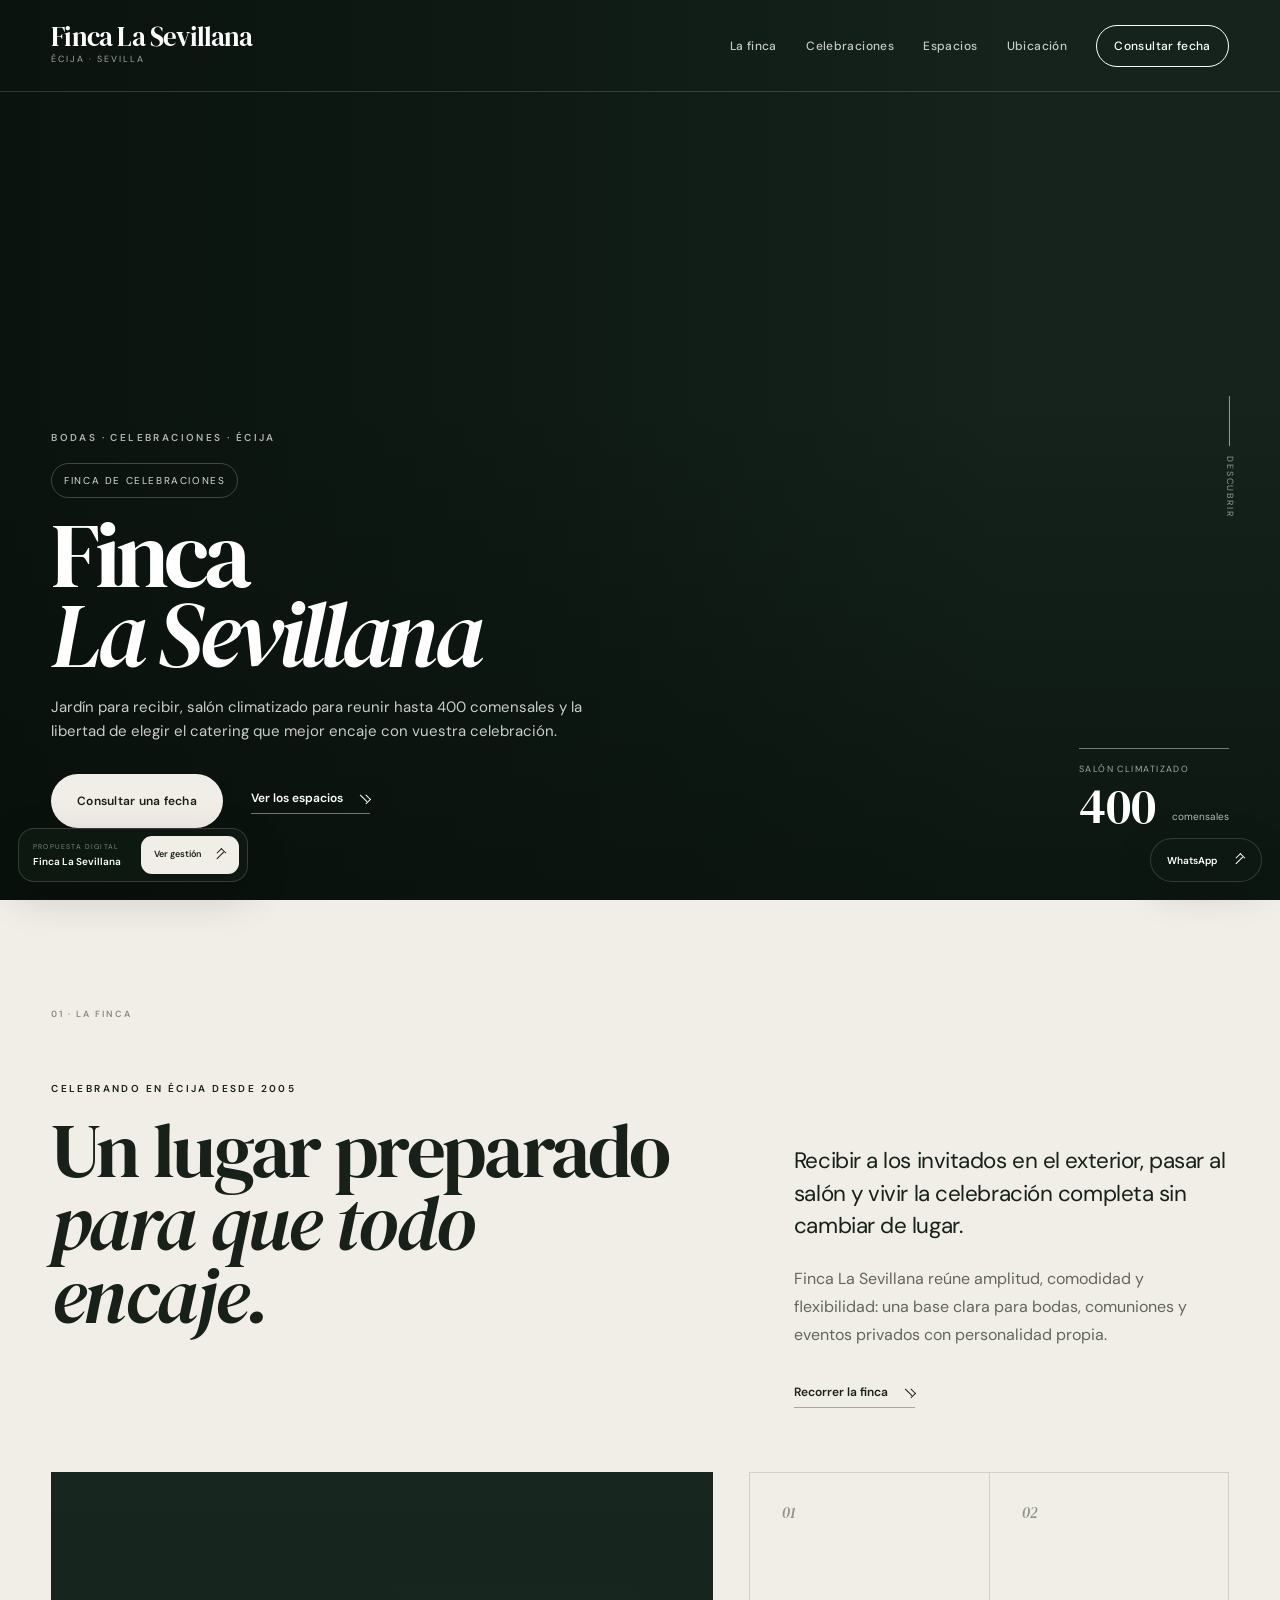
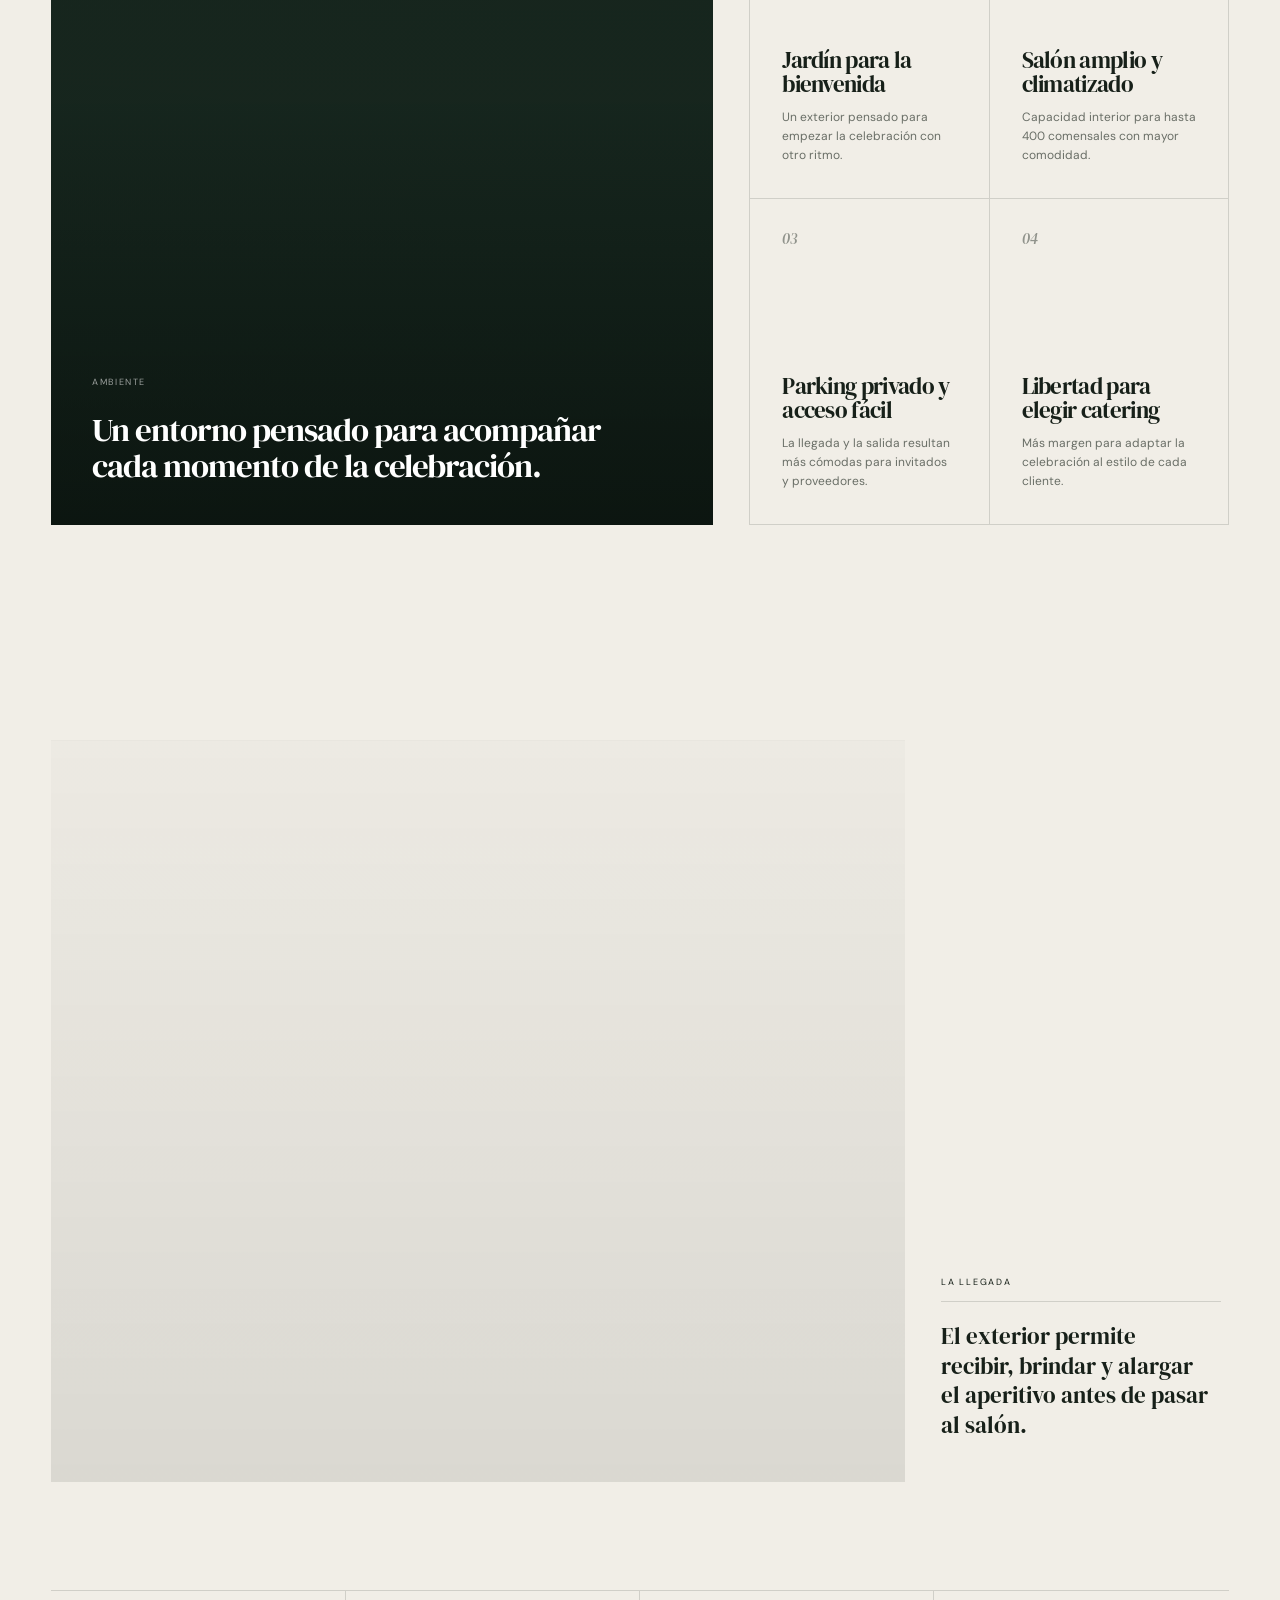
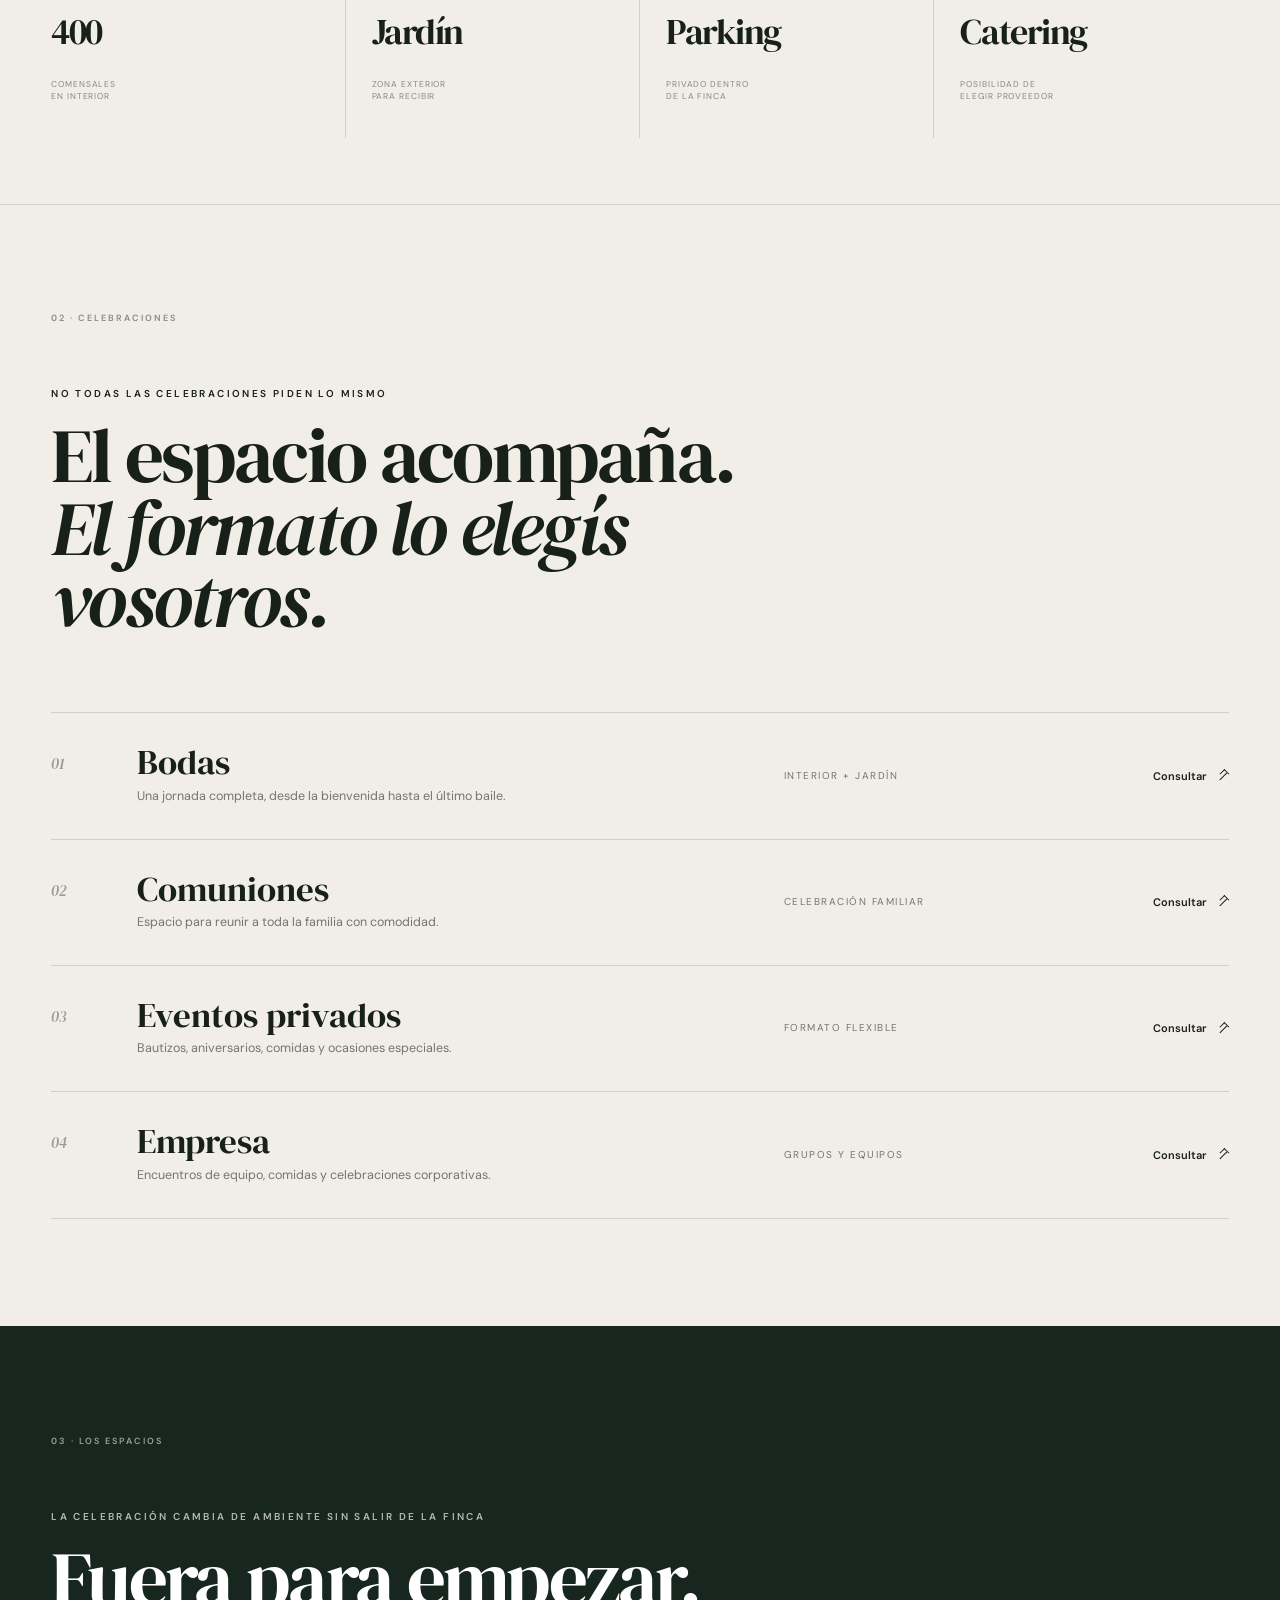
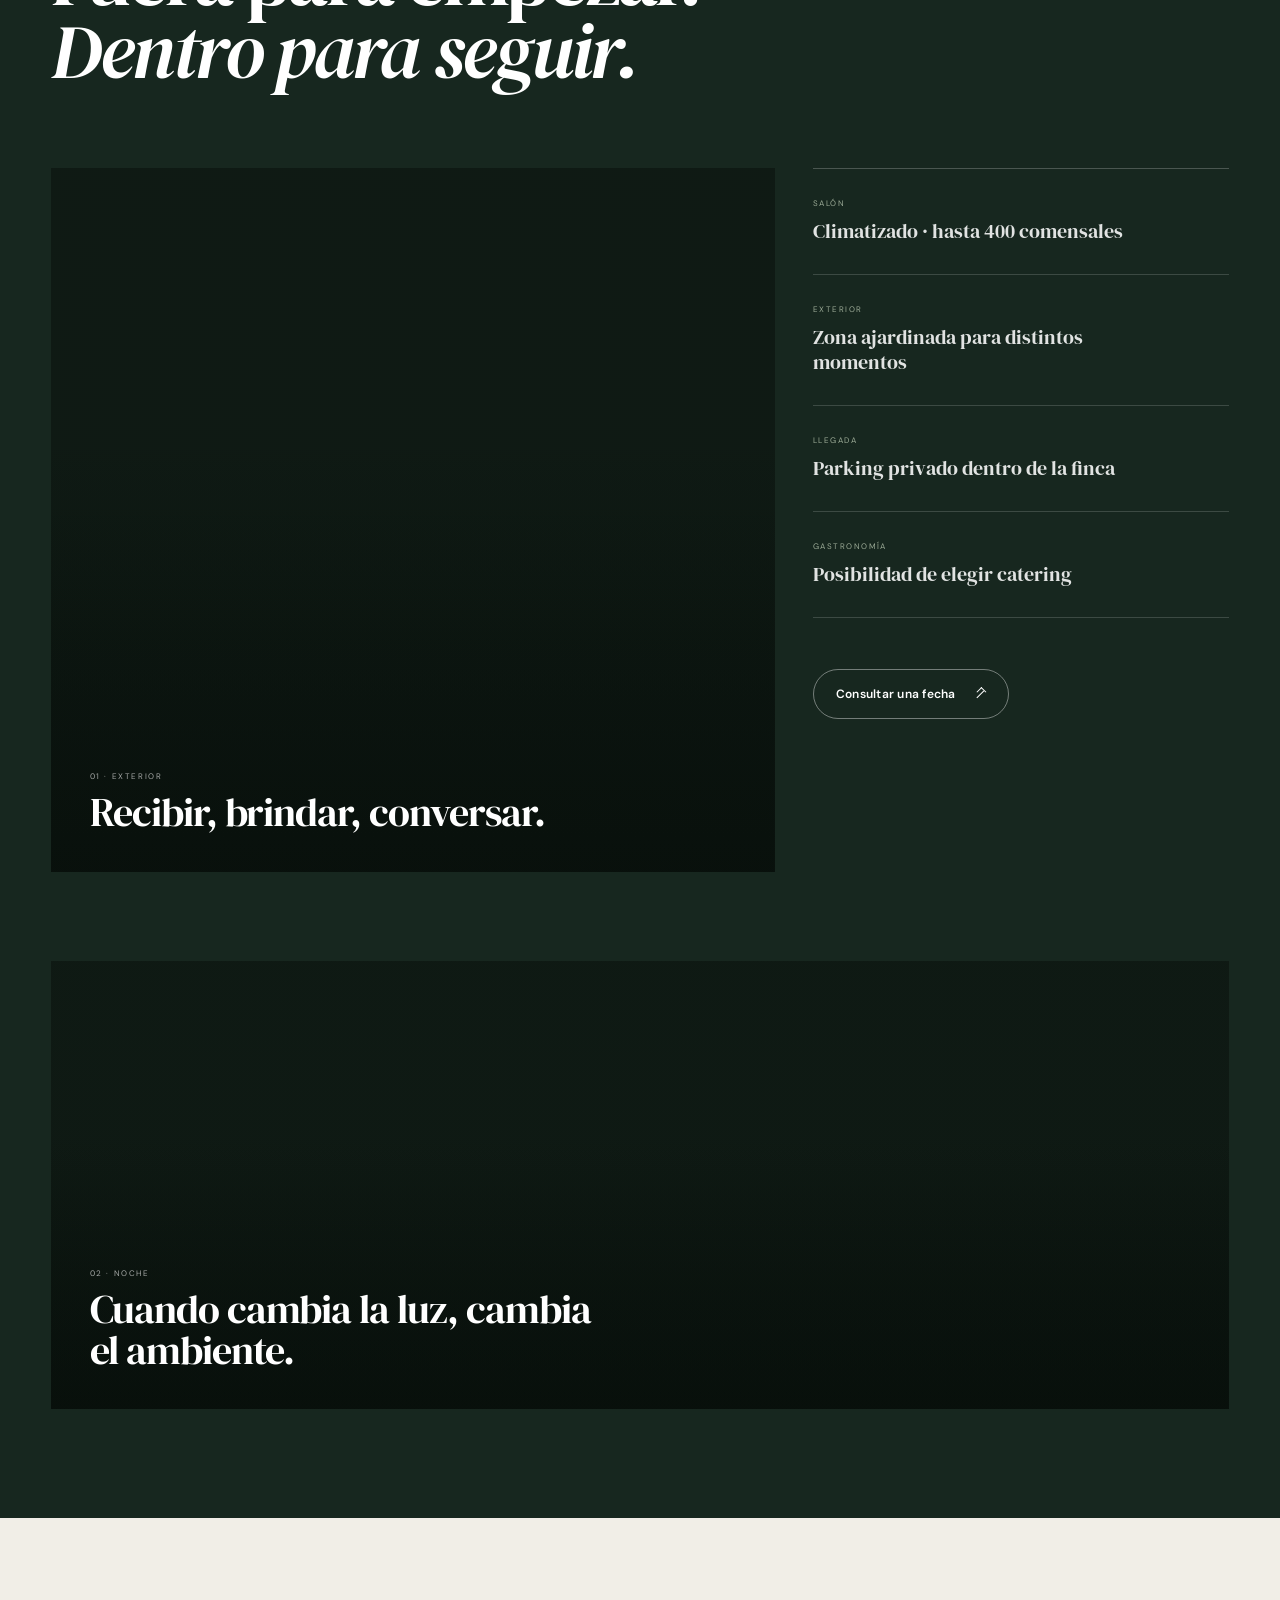
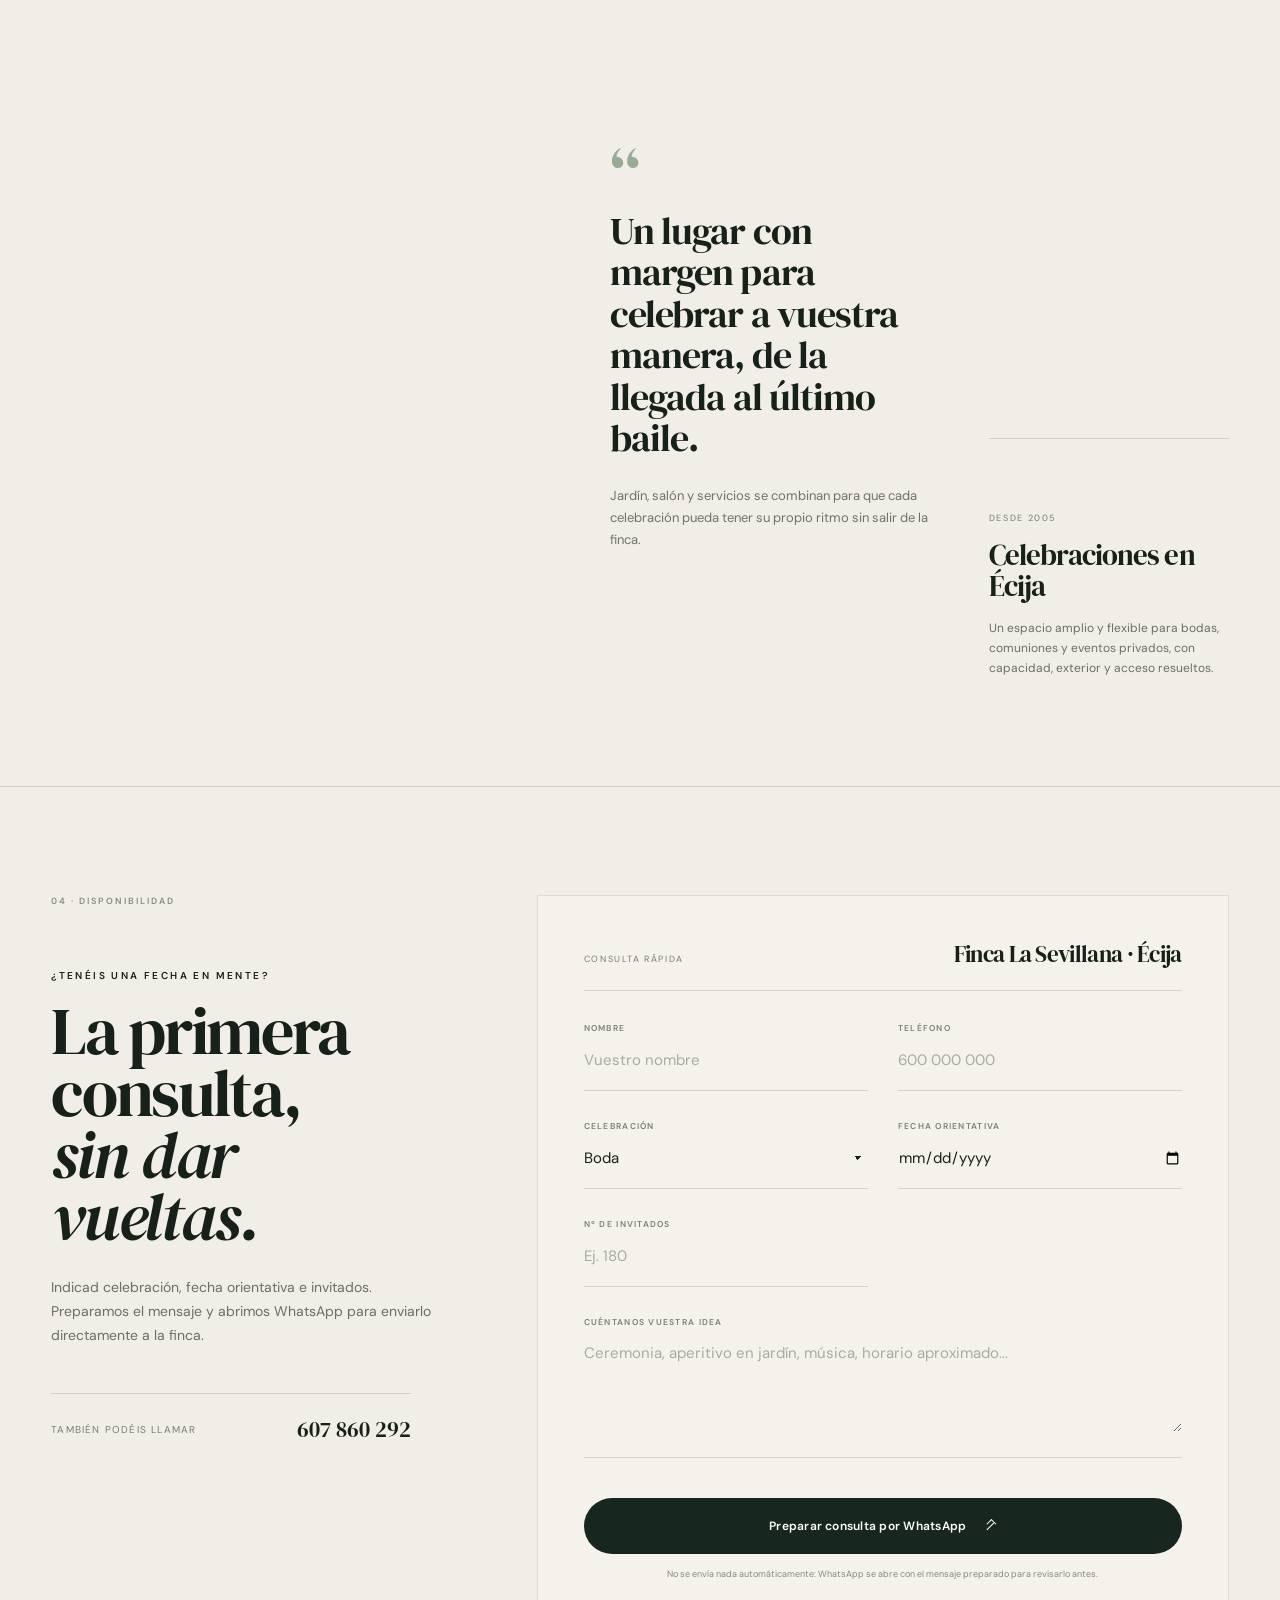
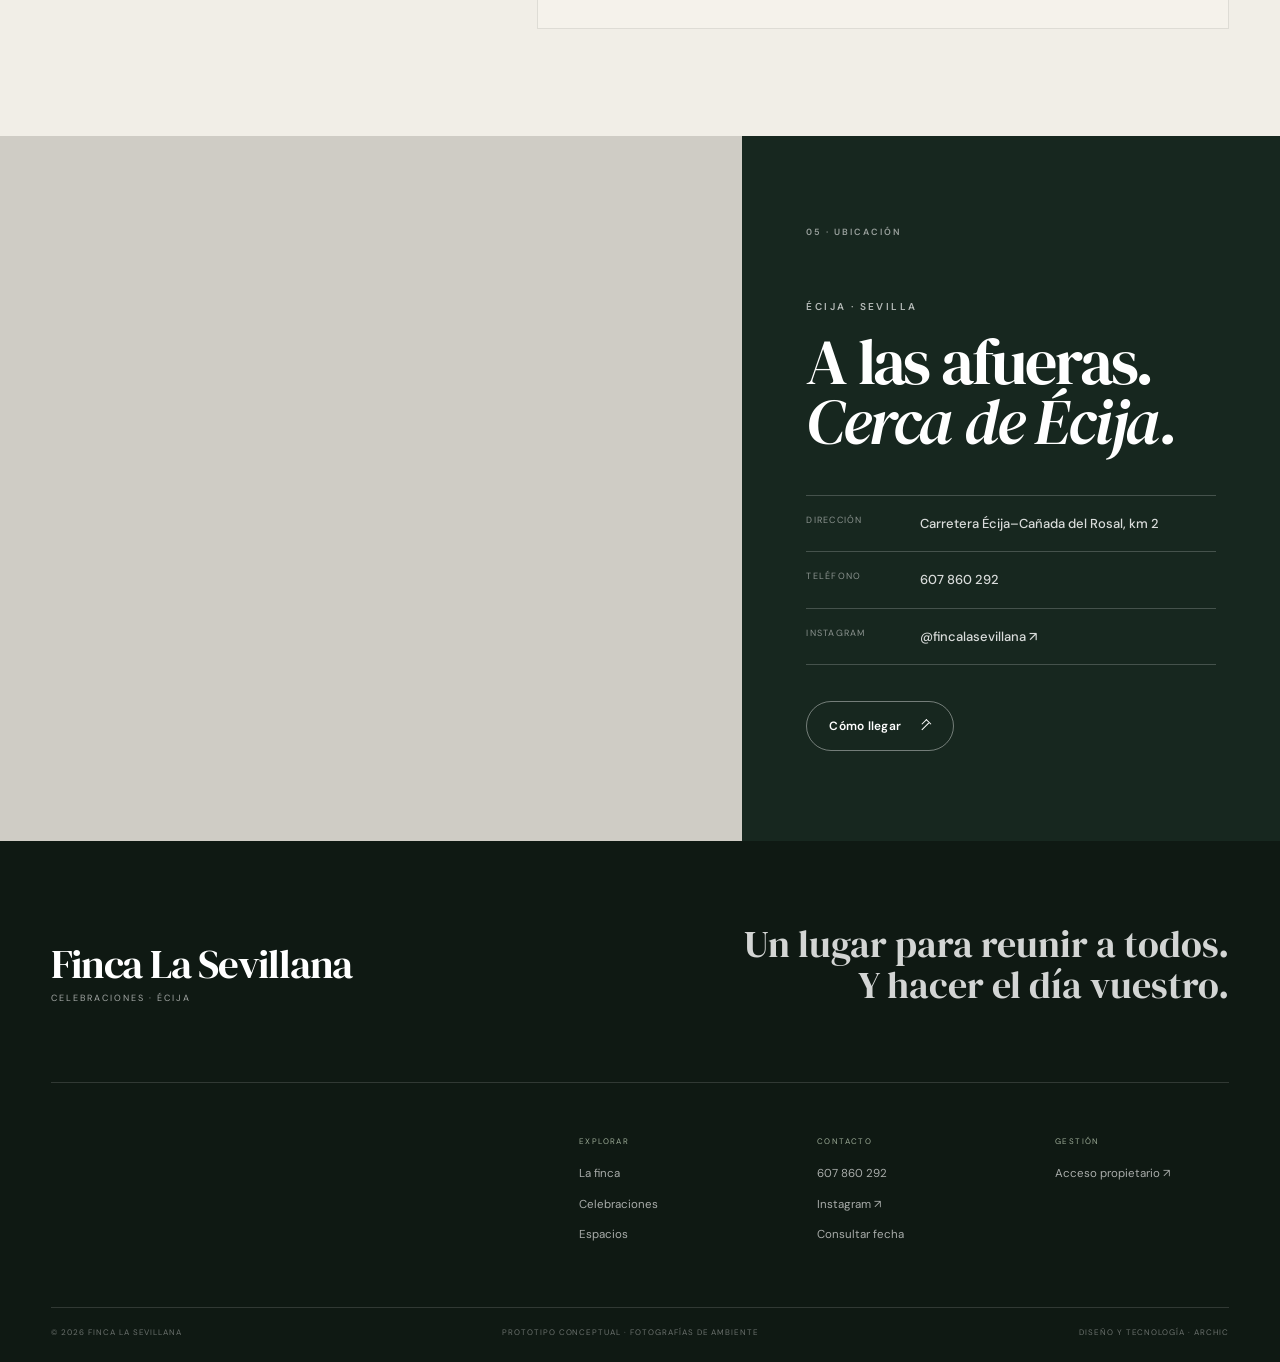
<file: index.html>
<!doctype html>
<html lang="es">
<head>
  <meta charset="utf-8">
  <meta name="viewport" content="width=device-width,initial-scale=1,viewport-fit=cover">
  <meta name="theme-color" content="#17271f">
  <meta name="color-scheme" content="light">
  <title>Finca La Sevillana | Bodas y celebraciones en Écija</title>
  <meta name="description" content="Finca La Sevillana, espacio para bodas y celebraciones en Écija. Salón climatizado, jardines, parking privado y libertad para elegir catering.">
  <meta name="robots" content="index,follow,max-image-preview:large">
  <meta property="og:title" content="Finca La Sevillana | Celebraciones en Écija">
  <meta property="og:description" content="Una finca preparada para vivir la celebración de principio a fin.">
  <meta property="og:type" content="website">
  <meta property="og:locale" content="es_ES">
  <link rel="icon" href="/favicon.svg" type="image/svg+xml">
  <link rel="preconnect" href="https://fonts.googleapis.com">
  <link rel="preconnect" href="https://fonts.gstatic.com" crossorigin>
  <link rel="preconnect" href="https://images.unsplash.com">
  <link href="https://fonts.googleapis.com/css2?family=DM+Sans:wght@400;500;600&family=DM+Serif+Display:ital@0;1&display=swap" rel="stylesheet">
  <link rel="stylesheet" href="/styles.css">
  <link rel="stylesheet" href="/polish.css">
  <link rel="stylesheet" href="/brand.css">
  <script type="application/ld+json">
  {
    "@context": "https://schema.org",
    "@type": "EventVenue",
    "name": "Finca La Sevillana",
    "description": "Finca para bodas y celebraciones en Écija con salón climatizado, zona ajardinada y parking privado.",
    "telephone": "+34607860292",
    "address": {
      "@type": "PostalAddress",
      "streetAddress": "Carretera Écija-Cañada del Rosal, km 2",
      "addressLocality": "Écija",
      "addressRegion": "Sevilla",
      "postalCode": "41400",
      "addressCountry": "ES"
    },
    "sameAs": ["https://www.instagram.com/fincalasevillana/"]
  }
  </script>
</head>
<body>
  <a class="skip-link" href="#contenido">Saltar al contenido</a>

  <header class="header" data-header>
    <a class="wordmark" href="#inicio" aria-label="Finca La Sevillana, inicio">
      <strong>Finca La Sevillana</strong>
      <small>Écija · Sevilla</small>
    </a>
    <button class="nav-toggle" type="button" aria-expanded="false" aria-controls="main-nav" aria-label="Abrir menú">
      <span></span><span></span>
    </button>
    <nav class="nav" id="main-nav" aria-label="Navegación principal">
      <a href="#finca">La finca</a>
      <a href="#celebraciones">Celebraciones</a>
      <a href="#espacios">Espacios</a>
      <a href="#ubicacion">Ubicación</a>
      <a class="nav-cta" href="#disponibilidad">Consultar fecha</a>
    </nav>
  </header>

  <main id="contenido">
    <section class="hero hero-brand" id="inicio">
      <div class="hero-photo" role="img" aria-label="Celebración elegante al aire libre durante la noche"></div>
      <div class="hero-shade" aria-hidden="true"></div>
      <div class="hero-copy reveal">
        <p class="eyebrow light">Bodas · Celebraciones · Écija</p>
        <div class="hero-branding">
          <span class="hero-kicker">Finca de celebraciones</span>
          <h1>Finca<br><em>La Sevillana</em></h1>
        </div>
        <p class="hero-lead">Jardín para recibir, salón climatizado para reunir hasta 400 comensales y la libertad de elegir el catering que mejor encaje con vuestra celebración.</p>
        <div class="hero-actions">
          <a class="button button-light" href="#disponibilidad">Consultar una fecha</a>
          <a class="link-arrow light-link" href="#espacios">Ver los espacios <span aria-hidden="true">↘</span></a>
        </div>
      </div>
      <div class="hero-stat reveal delay-1">
        <span class="stat-label">Salón climatizado</span>
        <strong>400</strong>
        <span>comensales</span>
      </div>
      <div class="hero-scroll" aria-hidden="true"><span></span>Descubrir</div>
    </section>

    <section class="statement section" id="finca">
      <div class="section-label">01 · La finca</div>
      <div class="statement-grid enhanced-grid">
        <div class="statement-title reveal">
          <p class="eyebrow">Celebrando en Écija desde 2005</p>
          <h2>Un lugar preparado<br><em>para que todo encaje.</em></h2>
        </div>
        <div class="statement-copy reveal delay-1">
          <p class="lead">Recibir a los invitados en el exterior, pasar al salón y vivir la celebración completa sin cambiar de lugar.</p>
          <p>Finca La Sevillana reúne amplitud, comodidad y flexibilidad: una base clara para bodas, comuniones y eventos privados con personalidad propia.</p>
          <a class="link-arrow" href="#espacios">Recorrer la finca <span aria-hidden="true">↘</span></a>
        </div>
      </div>

      <div class="intro-visual reveal delay-1">
        <article class="intro-photo-card">
          <div class="intro-photo" role="img" aria-label="Mesa elegante preparada para una celebración"></div>
          <div class="intro-photo-copy">
            <span>Ambiente</span>
            <strong>Un entorno pensado para acompañar cada momento de la celebración.</strong>
          </div>
        </article>
        <div class="intro-highlights">
          <article>
            <span>01</span>
            <strong>Jardín para la bienvenida</strong>
            <p>Un exterior pensado para empezar la celebración con otro ritmo.</p>
          </article>
          <article>
            <span>02</span>
            <strong>Salón amplio y climatizado</strong>
            <p>Capacidad interior para hasta 400 comensales con mayor comodidad.</p>
          </article>
          <article>
            <span>03</span>
            <strong>Parking privado y acceso fácil</strong>
            <p>La llegada y la salida resultan más cómodas para invitados y proveedores.</p>
          </article>
          <article>
            <span>04</span>
            <strong>Libertad para elegir catering</strong>
            <p>Más margen para adaptar la celebración al estilo de cada cliente.</p>
          </article>
        </div>
      </div>
    </section>

    <section class="media-feature section flush-top">
      <div class="media-photo media-photo-main reveal" role="img" aria-label="Montaje de celebración en jardín"></div>
      <div class="media-note reveal delay-1">
        <span>La llegada</span>
        <p>El exterior permite recibir, brindar y alargar el aperitivo antes de pasar al salón.</p>
      </div>
    </section>

    <section class="facts section" aria-label="Características principales">
      <div class="fact reveal"><strong>400</strong><span>comensales<br>en interior</span></div>
      <div class="fact reveal delay-1"><strong>Jardín</strong><span>zona exterior<br>para recibir</span></div>
      <div class="fact reveal delay-2"><strong>Parking</strong><span>privado dentro<br>de la finca</span></div>
      <div class="fact reveal delay-3"><strong>Catering</strong><span>posibilidad de<br>elegir proveedor</span></div>
    </section>

    <section class="events section" id="celebraciones">
      <div class="section-label">02 · Celebraciones</div>
      <div class="events-heading reveal">
        <p class="eyebrow">No todas las celebraciones piden lo mismo</p>
        <h2>El espacio acompaña.<br><em>El formato lo elegís vosotros.</em></h2>
      </div>
      <div class="event-list">
        <article class="event-row reveal">
          <div class="event-index">01</div>
          <div class="event-name"><h3>Bodas</h3><p>Una jornada completa, desde la bienvenida hasta el último baile.</p></div>
          <div class="event-detail">Interior + jardín</div>
          <a href="#disponibilidad" aria-label="Consultar disponibilidad para boda">Consultar <span>↗</span></a>
        </article>
        <article class="event-row reveal">
          <div class="event-index">02</div>
          <div class="event-name"><h3>Comuniones</h3><p>Espacio para reunir a toda la familia con comodidad.</p></div>
          <div class="event-detail">Celebración familiar</div>
          <a href="#disponibilidad" aria-label="Consultar disponibilidad para comunión">Consultar <span>↗</span></a>
        </article>
        <article class="event-row reveal">
          <div class="event-index">03</div>
          <div class="event-name"><h3>Eventos privados</h3><p>Bautizos, aniversarios, comidas y ocasiones especiales.</p></div>
          <div class="event-detail">Formato flexible</div>
          <a href="#disponibilidad" aria-label="Consultar disponibilidad para evento privado">Consultar <span>↗</span></a>
        </article>
        <article class="event-row reveal">
          <div class="event-index">04</div>
          <div class="event-name"><h3>Empresa</h3><p>Encuentros de equipo, comidas y celebraciones corporativas.</p></div>
          <div class="event-detail">Grupos y equipos</div>
          <a href="#disponibilidad" aria-label="Consultar disponibilidad para evento de empresa">Consultar <span>↗</span></a>
        </article>
      </div>
    </section>

    <section class="spaces" id="espacios">
      <div class="spaces-inner section">
        <div class="section-label light">03 · Los espacios</div>
        <div class="spaces-heading reveal">
          <p class="eyebrow light">La celebración cambia de ambiente sin salir de la finca</p>
          <h2>Fuera para empezar.<br><em>Dentro para seguir.</em></h2>
        </div>

        <div class="space-showcase">
          <figure class="space-frame space-frame-main reveal">
            <div class="space-image space-image-garden" role="img" aria-label="Celebración preparada en un jardín"></div>
            <figcaption><span>01 · Exterior</span><strong>Recibir, brindar, conversar.</strong></figcaption>
          </figure>

          <div class="space-specs reveal delay-1" aria-label="Prestaciones de la finca">
            <div class="space-spec"><span>Salón</span><strong>Climatizado · hasta 400 comensales</strong></div>
            <div class="space-spec"><span>Exterior</span><strong>Zona ajardinada para distintos momentos</strong></div>
            <div class="space-spec"><span>Llegada</span><strong>Parking privado dentro de la finca</strong></div>
            <div class="space-spec"><span>Gastronomía</span><strong>Posibilidad de elegir catering</strong></div>
            <a class="button button-outline-light" href="#disponibilidad">Consultar una fecha <span>↗</span></a>
          </div>

          <figure class="space-frame space-frame-night reveal">
            <div class="space-image space-image-night" role="img" aria-label="Celebración de noche con iluminación ambiental"></div>
            <figcaption><span>02 · Noche</span><strong>Cuando cambia la luz, cambia el ambiente.</strong></figcaption>
          </figure>
        </div>
      </div>
    </section>

    <section class="editorial section editorial-split">
      <div class="editorial-photo reveal" role="img" aria-label="Detalle cuidado de una mesa para celebración"></div>
      <div class="editorial-copy reveal delay-1">
        <span class="quote-mark">“</span>
        <blockquote>Un lugar con margen para celebrar a vuestra manera, de la llegada al último baile.</blockquote>
        <p>Jardín, salón y servicios se combinan para que cada celebración pueda tener su propio ritmo sin salir de la finca.</p>
      </div>
      <div class="editorial-sidecard reveal delay-2">
        <span>Desde 2005</span>
        <strong>Celebraciones en Écija</strong>
        <p>Un espacio amplio y flexible para bodas, comuniones y eventos privados, con capacidad, exterior y acceso resueltos.</p>
      </div>
    </section>

    <section class="availability section availability-refined" id="disponibilidad">
      <div class="availability-intro reveal">
        <div class="section-label">04 · Disponibilidad</div>
        <p class="eyebrow">¿Tenéis una fecha en mente?</p>
        <h2>La primera consulta,<br><em>sin dar vueltas.</em></h2>
        <p>Indicad celebración, fecha orientativa e invitados. Preparamos el mensaje y abrimos WhatsApp para enviarlo directamente a la finca.</p>
        <div class="availability-contact">
          <span>También podéis llamar</span>
          <a href="tel:+34607860292">607 860 292</a>
        </div>
      </div>

      <form class="form reveal delay-1" id="availability-form">
        <div class="form-topline">
          <span>Consulta rápida</span>
          <strong>Finca La Sevillana · Écija</strong>
        </div>
        <div class="form-grid">
          <label><span>Nombre</span><input type="text" name="name" autocomplete="name" required placeholder="Vuestro nombre"></label>
          <label><span>Teléfono</span><input type="tel" name="phone" autocomplete="tel" required placeholder="600 000 000"></label>
          <label><span>Celebración</span><select name="event"><option>Boda</option><option>Comunión</option><option>Bautizo</option><option>Evento privado</option><option>Evento de empresa</option><option>Otro</option></select></label>
          <label><span>Fecha orientativa</span><input type="date" name="date"></label>
          <label><span>Nº de invitados</span><input type="number" name="guests" min="1" max="700" inputmode="numeric" placeholder="Ej. 180"></label>
          <label class="span-2"><span>Cuéntanos vuestra idea</span><textarea name="message" rows="4" placeholder="Ceremonia, aperitivo en jardín, música, horario aproximado..."></textarea></label>
        </div>
        <button class="button button-dark form-submit" type="submit">Preparar consulta por WhatsApp <span>↗</span></button>
        <p class="form-note">No se envía nada automáticamente: WhatsApp se abre con el mensaje preparado para revisarlo antes.</p>
      </form>
    </section>

    <section class="location" id="ubicacion">
      <div class="location-map reveal">
        <iframe title="Mapa de Finca La Sevillana en Écija" src="https://www.google.com/maps?q=Finca%20La%20Sevillana%20%C3%89cija&output=embed" loading="lazy" referrerpolicy="no-referrer-when-downgrade"></iframe>
      </div>
      <div class="location-copy reveal delay-1">
        <div class="section-label light">05 · Ubicación</div>
        <p class="eyebrow light">Écija · Sevilla</p>
        <h2>A las afueras.<br><em>Cerca de Écija.</em></h2>
        <div class="location-details">
          <div><span>Dirección</span><strong>Carretera Écija–Cañada del Rosal, km 2</strong></div>
          <div><span>Teléfono</span><a href="tel:+34607860292">607 860 292</a></div>
          <div><span>Instagram</span><a href="https://www.instagram.com/fincalasevillana/" target="_blank" rel="noopener">@fincalasevillana ↗</a></div>
        </div>
        <a class="button button-outline-light" href="https://www.google.com/maps/search/?api=1&query=Finca+La+Sevillana+Ecija" target="_blank" rel="noopener">Cómo llegar <span>↗</span></a>
      </div>
    </section>
  </main>

  <footer class="footer">
    <div class="footer-top">
      <a class="footer-wordmark" href="#inicio"><strong>Finca La Sevillana</strong><small>Celebraciones · Écija</small></a>
      <p>Un lugar para reunir a todos.<br>Y hacer el día vuestro.</p>
    </div>
    <div class="footer-nav">
      <div><span>Explorar</span><a href="#finca">La finca</a><a href="#celebraciones">Celebraciones</a><a href="#espacios">Espacios</a></div>
      <div><span>Contacto</span><a href="tel:+34607860292">607 860 292</a><a href="https://www.instagram.com/fincalasevillana/" target="_blank" rel="noopener">Instagram ↗</a><a href="#disponibilidad">Consultar fecha</a></div>
      <div><span>Gestión</span><a href="/studio.html">Acceso propietario ↗</a></div>
    </div>
    <div class="footer-bottom">
      <span>© <span data-year></span> Finca La Sevillana</span>
      <span class="prototype-note">Prototipo conceptual · Fotografías de ambiente</span>
      <span>Diseño y tecnología · Archic</span>
    </div>
  </footer>

  <aside class="prototype-dock" aria-label="Herramientas de la demostración">
    <div><span>Propuesta digital</span><strong>Finca La Sevillana</strong></div>
    <a href="/studio.html">Ver gestión <span>↗</span></a>
  </aside>

  <a class="floating-whatsapp" href="https://wa.me/34607860292?text=Hola%2C%20me%20gustar%C3%ADa%20consultar%20disponibilidad%20para%20una%20celebraci%C3%B3n%20en%20Finca%20La%20Sevillana." target="_blank" rel="noopener" aria-label="Contactar por WhatsApp">
    <span>WhatsApp</span><b>↗</b>
  </a>

  <script src="/script.js" defer></script>
</body>
</html>
</file>
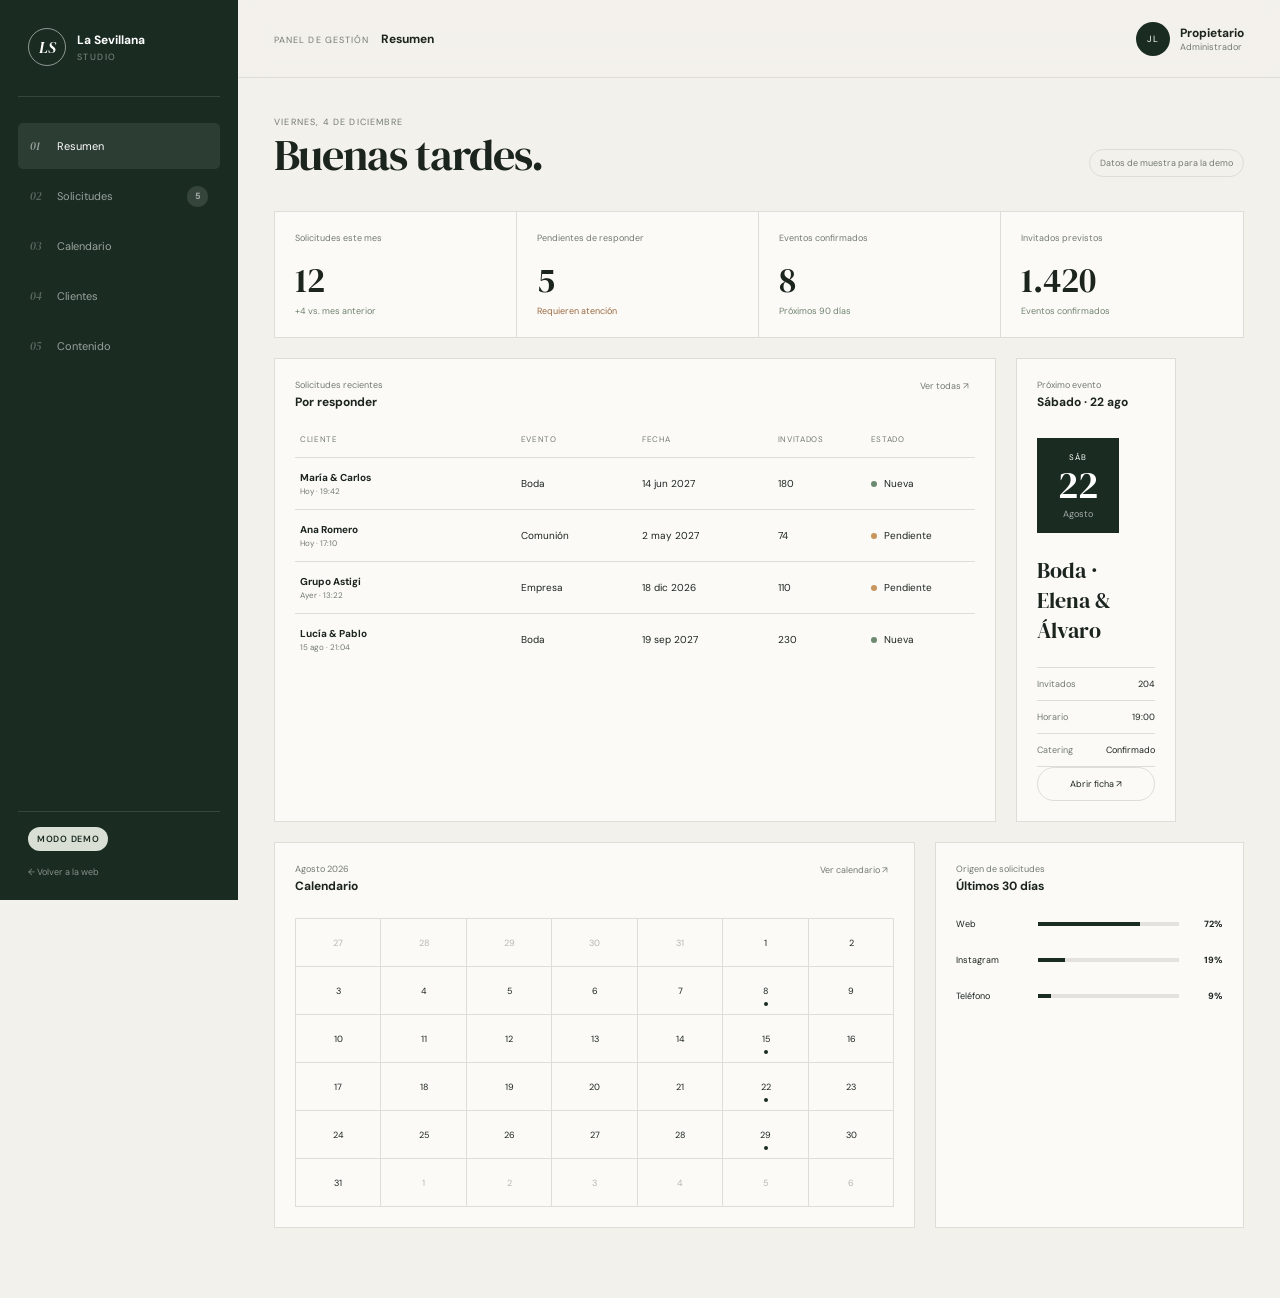
<file: studio.html>
<!doctype html>
<html lang="es">
<head>
  <meta charset="utf-8">
  <meta name="viewport" content="width=device-width,initial-scale=1">
  <meta name="theme-color" content="#f4f2ed">
  <title>La Sevillana Studio · Demo</title>
  <meta name="robots" content="noindex,nofollow">
  <link rel="icon" href="/favicon.svg" type="image/svg+xml">
  <link rel="preconnect" href="https://fonts.googleapis.com">
  <link rel="preconnect" href="https://fonts.gstatic.com" crossorigin>
  <link href="https://fonts.googleapis.com/css2?family=DM+Sans:wght@400;500;600&family=DM+Serif+Display:ital@0;1&display=swap" rel="stylesheet">
  <link rel="stylesheet" href="/studio.css">
</head>
<body>
  <aside class="sidebar">
    <a class="studio-brand" href="/"><span>LS</span><div><strong>La Sevillana</strong><small>Studio</small></div></a>
    <nav class="studio-nav" aria-label="Panel">
      <button class="active" data-view="overview"><i>01</i>Resumen</button>
      <button data-view="requests"><i>02</i>Solicitudes <b>5</b></button>
      <button data-view="calendar"><i>03</i>Calendario</button>
      <button data-view="clients"><i>04</i>Clientes</button>
      <button data-view="content"><i>05</i>Contenido</button>
    </nav>
    <div class="sidebar-bottom">
      <span class="demo-pill">Modo demo</span>
      <a href="/">← Volver a la web</a>
    </div>
  </aside>

  <header class="studio-header">
    <button class="sidebar-toggle" aria-label="Abrir navegación">☰</button>
    <div><span>Panel de gestión</span><strong data-page-title>Resumen</strong></div>
    <div class="owner"><span class="owner-dot">JL</span><div><strong>Propietario</strong><small>Administrador</small></div></div>
  </header>

  <main class="studio-main">
    <section class="view active" id="overview" data-title="Resumen">
      <div class="page-intro"><div><p>Domingo, 16 de agosto</p><h1>Buenas noches.</h1></div><span>Datos de muestra para la demo</span></div>
      <div class="metrics">
        <article><span>Solicitudes este mes</span><strong>12</strong><small>+4 vs. mes anterior</small></article>
        <article><span>Pendientes de responder</span><strong>5</strong><small class="attention">Requieren atención</small></article>
        <article><span>Eventos confirmados</span><strong>8</strong><small>Próximos 90 días</small></article>
        <article><span>Invitados previstos</span><strong>1.420</strong><small>Eventos confirmados</small></article>
      </div>
      <div class="dashboard-grid">
        <article class="panel requests-panel">
          <div class="panel-head"><div><span>Solicitudes recientes</span><strong>Por responder</strong></div><button data-jump="requests">Ver todas ↗</button></div>
          <div class="request-table">
            <div class="request-row head"><span>Cliente</span><span>Evento</span><span>Fecha</span><span>Invitados</span><span>Estado</span></div>
            <div class="request-row"><span><b>María & Carlos</b><small>Hoy · 19:42</small></span><span>Boda</span><span>14 jun 2027</span><span>180</span><span><i class="status new"></i>Nueva</span></div>
            <div class="request-row"><span><b>Ana Romero</b><small>Hoy · 17:10</small></span><span>Comunión</span><span>2 may 2027</span><span>74</span><span><i class="status pending"></i>Pendiente</span></div>
            <div class="request-row"><span><b>Grupo Astigi</b><small>Ayer · 13:22</small></span><span>Empresa</span><span>18 dic 2026</span><span>110</span><span><i class="status pending"></i>Pendiente</span></div>
            <div class="request-row"><span><b>Lucía & Pablo</b><small>15 ago · 21:04</small></span><span>Boda</span><span>19 sep 2027</span><span>230</span><span><i class="status new"></i>Nueva</span></div>
          </div>
        </article>
        <article class="panel next-event">
          <div class="panel-head"><div><span>Próximo evento</span><strong>En 6 días</strong></div></div>
          <div class="date-card"><span>SÁB</span><strong>22</strong><small>Agosto</small></div>
          <h3>Boda · Elena & Álvaro</h3>
          <dl><div><dt>Invitados</dt><dd>204</dd></div><div><dt>Horario</dt><dd>19:00</dd></div><div><dt>Catering</dt><dd>Confirmado</dd></div></dl>
          <button class="outline-btn">Abrir ficha ↗</button>
        </article>
      </div>
      <div class="dashboard-grid bottom-grid">
        <article class="panel calendar-preview">
          <div class="panel-head"><div><span>Agosto 2026</span><strong>Calendario</strong></div><button data-jump="calendar">Ver calendario ↗</button></div>
          <div class="mini-calendar" id="mini-calendar"></div>
        </article>
        <article class="panel channel-panel">
          <div class="panel-head"><div><span>Origen de solicitudes</span><strong>Últimos 30 días</strong></div></div>
          <div class="channel"><span>Web</span><div><i style="width:72%"></i></div><b>72%</b></div>
          <div class="channel"><span>Instagram</span><div><i style="width:19%"></i></div><b>19%</b></div>
          <div class="channel"><span>Teléfono</span><div><i style="width:9%"></i></div><b>9%</b></div>
        </article>
      </div>
    </section>

    <section class="view" id="requests" data-title="Solicitudes">
      <div class="page-intro"><div><p>Captación</p><h1>Solicitudes.</h1></div><button class="primary-btn">+ Nueva solicitud</button></div>
      <div class="toolbar"><div class="search">⌕ <input placeholder="Buscar cliente, fecha o teléfono"></div><div class="filters"><button class="active">Todas</button><button>Nuevas</button><button>Pendientes</button><button>Respondidas</button></div></div>
      <div class="request-cards">
        <article><div class="card-top"><span class="request-type">Boda</span><span class="status-tag new">Nueva</span></div><h3>María & Carlos</h3><p>“Nos gustaría hacer ceremonia civil y aperitivo en jardín. Tenemos una fecha orientativa para junio...”</p><div class="card-meta"><span>14 JUN 2027</span><span>180 invitados</span></div><footer><button>Ver solicitud</button><button>Responder ↗</button></footer></article>
        <article><div class="card-top"><span class="request-type">Comunión</span><span class="status-tag pending">Pendiente</span></div><h3>Ana Romero</h3><p>“Buscamos un espacio para la comunión de nuestra hija, unas 70 personas aproximadamente...”</p><div class="card-meta"><span>02 MAY 2027</span><span>74 invitados</span></div><footer><button>Ver solicitud</button><button>Responder ↗</button></footer></article>
        <article><div class="card-top"><span class="request-type">Empresa</span><span class="status-tag pending">Pendiente</span></div><h3>Grupo Astigi</h3><p>“Cena de Navidad para el equipo. Nos interesa conocer opciones de horario, montaje y catering...”</p><div class="card-meta"><span>18 DIC 2026</span><span>110 invitados</span></div><footer><button>Ver solicitud</button><button>Responder ↗</button></footer></article>
        <article><div class="card-top"><span class="request-type">Boda</span><span class="status-tag new">Nueva</span></div><h3>Lucía & Pablo</h3><p>“Queremos una boda de tarde y nos gustaría aprovechar la zona exterior antes de la cena...”</p><div class="card-meta"><span>19 SEP 2027</span><span>230 invitados</span></div><footer><button>Ver solicitud</button><button>Responder ↗</button></footer></article>
      </div>
    </section>

    <section class="view" id="calendar" data-title="Calendario">
      <div class="page-intro"><div><p>Planificación</p><h1>Calendario.</h1></div><button class="primary-btn">+ Bloquear fecha</button></div>
      <div class="calendar-large panel">
        <div class="calendar-title"><button>←</button><strong>Agosto 2026</strong><button>→</button></div>
        <div class="calendar-week"><span>Lun</span><span>Mar</span><span>Mié</span><span>Jue</span><span>Vie</span><span>Sáb</span><span>Dom</span></div>
        <div class="calendar-grid" id="calendar-grid"></div>
      </div>
    </section>

    <section class="view empty-view" id="clients" data-title="Clientes"><div><span>04</span><h1>Clientes.</h1><p>CRM de clientes habituales, histórico de eventos, notas y preferencias.</p><button class="primary-btn">Explorar demo</button></div></section>
    <section class="view empty-view" id="content" data-title="Contenido"><div><span>05</span><h1>Contenido.</h1><p>Editar textos, imágenes, tipos de celebración y contenido visible en la web sin tocar código.</p><button class="primary-btn">Explorar demo</button></div></section>
  </main>

  <script src="/studio.js" defer></script>
</body>
</html>
</file>
<file: styles.css>
:root {
  --paper: #f1eee7;
  --paper-soft: #f7f4ee;
  --ink: #172019;
  --forest: #17271f;
  --forest-2: #23352b;
  --sage: #9baa96;
  --sand: #d7c7aa;
  --line: rgba(23, 32, 25, .15);
  --white: #fff;
  --serif: "DM Serif Display", Georgia, serif;
  --sans: "DM Sans", Arial, sans-serif;
  --pad: clamp(22px, 4vw, 72px);
  --max: 1440px;
}

* { box-sizing: border-box; }
html { scroll-behavior: smooth; }
body { margin: 0; background: var(--paper); color: var(--ink); font-family: var(--sans); font-size: 16px; line-height: 1.5; -webkit-font-smoothing: antialiased; }
body.menu-open { overflow: hidden; }
a { color: inherit; text-decoration: none; }
button, input, select, textarea { font: inherit; }
button { color: inherit; }
img, iframe { display: block; max-width: 100%; }
::selection { background: var(--forest); color: var(--paper); }

.skip-link { position: fixed; z-index: 100; left: 14px; top: 12px; padding: 10px 14px; background: var(--paper); color: var(--ink); transform: translateY(-150%); transition: transform .2s; }
.skip-link:focus { transform: translateY(0); }

.header { position: fixed; inset: 0 0 auto 0; height: 92px; z-index: 40; display: flex; align-items: center; justify-content: space-between; padding: 0 var(--pad); color: white; border-bottom: 1px solid rgba(255,255,255,.16); transition: background .35s, color .35s, height .35s, border-color .35s; }
.header.scrolled { height: 76px; background: rgba(241,238,231,.94); backdrop-filter: blur(14px); color: var(--ink); border-color: var(--line); }
.logo { display: inline-flex; align-items: center; gap: 12px; position: relative; z-index: 3; }
.logo-monogram { display: grid; place-items: center; width: 42px; height: 42px; border: 1px solid currentColor; border-radius: 50%; font: italic 19px/1 var(--serif); letter-spacing: -.04em; }
.logo-copy { display: flex; flex-direction: column; line-height: 1.1; }
.logo-copy strong { font-size: 13px; font-weight: 600; letter-spacing: .02em; }
.logo-copy small { margin-top: 5px; font-size: 9px; letter-spacing: .19em; text-transform: uppercase; opacity: .65; }
.nav { display: flex; align-items: center; gap: clamp(18px, 2.3vw, 38px); font-size: 12px; font-weight: 500; letter-spacing: .03em; }
.nav > a:not(.nav-cta) { opacity: .76; transition: opacity .2s; }
.nav > a:not(.nav-cta):hover { opacity: 1; }
.nav-cta { border: 1px solid currentColor; border-radius: 999px; padding: 11px 17px; }
.nav-toggle { display: none; background: none; border: 0; width: 44px; height: 44px; padding: 10px; position: relative; z-index: 3; }
.nav-toggle span { display: block; height: 1px; width: 23px; margin: 6px auto; background: currentColor; transition: transform .3s, opacity .3s; }

.hero { min-height: 100svh; position: relative; overflow: hidden; background: var(--forest); color: #fff; display: flex; align-items: flex-end; padding: 150px var(--pad) 72px; }
.hero-photo { position: absolute; inset: 0; background-image: url('https://images.unsplash.com/photo-1753966597915-0291759f8d7f?auto=format&fit=crop&fm=jpg&q=82&w=2200'); background-size: cover; background-position: center 50%; transform: scale(1.02); animation: heroZoom 14s ease-out both; }
.hero-shade { position: absolute; inset: 0; background: linear-gradient(90deg, rgba(9,18,13,.78) 0%, rgba(12,22,16,.43) 48%, rgba(8,15,11,.15) 76%), linear-gradient(0deg, rgba(8,15,11,.58) 0%, transparent 48%); }
@keyframes heroZoom { to { transform: scale(1.08); } }
.hero-copy { position: relative; z-index: 1; width: min(760px, 70vw); }
.eyebrow { margin: 0 0 18px; font-size: 10px; font-weight: 600; letter-spacing: .24em; text-transform: uppercase; }
.eyebrow.light { color: rgba(255,255,255,.68); }
h1, h2, h3, p { margin-top: 0; }
h1, h2 { font-family: var(--serif); font-weight: 400; letter-spacing: -.035em; }
h1 { margin-bottom: 24px; font-size: clamp(62px, 7.7vw, 124px); line-height: .88; }
h1 em, h2 em { font-weight: 400; }
.hero-lead { width: min(610px, 85%); margin-bottom: 34px; color: rgba(255,255,255,.79); font-size: clamp(15px, 1.2vw, 18px); line-height: 1.65; }
.hero-actions { display: flex; align-items: center; gap: 28px; flex-wrap: wrap; }
.button { min-height: 50px; padding: 0 22px; border: 1px solid transparent; border-radius: 999px; display: inline-flex; align-items: center; justify-content: center; gap: 18px; font-size: 12px; font-weight: 600; letter-spacing: .02em; cursor: pointer; transition: transform .25s, background .25s, color .25s, border-color .25s; }
.button:hover { transform: translateY(-2px); }
.button-light { background: var(--paper); color: var(--ink); }
.button-dark { background: var(--forest); color: white; }
.button-outline-light { border-color: rgba(255,255,255,.4); color: white; }
.button-outline-light:hover { background: white; color: var(--ink); border-color: white; }
.link-arrow { display: inline-flex; align-items: center; gap: 15px; font-size: 12px; font-weight: 600; border-bottom: 1px solid rgba(23,32,25,.35); padding-bottom: 6px; }
.link-arrow span { transition: transform .25s; }
.link-arrow:hover span { transform: translate(3px, 3px); }
.light-link { border-color: rgba(255,255,255,.42); color: white; }
.hero-stat { position: absolute; z-index: 1; right: var(--pad); bottom: 72px; width: 150px; border-top: 1px solid rgba(255,255,255,.42); padding-top: 14px; display: grid; grid-template-columns: 1fr auto; align-items: end; }
.hero-stat .stat-label { grid-column: 1 / -1; font-size: 9px; text-transform: uppercase; letter-spacing: .16em; opacity: .62; }
.hero-stat strong { margin-top: 7px; font: 400 50px/.9 var(--serif); }
.hero-stat > span:last-child { padding-bottom: 4px; font-size: 10px; opacity: .7; }
.hero-scroll { position: absolute; right: var(--pad); top: 50%; transform: rotate(90deg) translateX(50%); transform-origin: right center; display: flex; align-items: center; gap: 10px; font-size: 9px; text-transform: uppercase; letter-spacing: .2em; opacity: .55; }
.hero-scroll span { width: 50px; height: 1px; background: currentColor; }

.section { width: min(100%, var(--max)); margin: 0 auto; padding: clamp(88px, 10vw, 160px) var(--pad); }
.flush-top { padding-top: 0; }
.section-label { margin-bottom: clamp(50px, 6vw, 90px); font-size: 9px; font-weight: 600; text-transform: uppercase; letter-spacing: .22em; opacity: .48; }
.section-label.light { color: rgba(255,255,255,.56); opacity: 1; }
.statement-grid { display: grid; grid-template-columns: 1.15fr .85fr; gap: clamp(50px, 9vw, 150px); align-items: start; }
.statement h2, .events h2, .spaces h2, .availability h2, .location h2 { font-size: clamp(48px, 6vw, 92px); line-height: .94; margin-bottom: 0; }
.statement-copy { padding-top: 46px; max-width: 580px; }
.statement-copy .lead { font-size: clamp(19px, 1.75vw, 27px); line-height: 1.45; letter-spacing: -.02em; }
.statement-copy > p:not(.lead) { max-width: 500px; color: rgba(23,32,25,.66); line-height: 1.75; }
.statement-copy .link-arrow { margin-top: 18px; }

.media-feature { display: grid; grid-template-columns: 1fr 310px; align-items: end; gap: 26px; }
.media-photo { background-size: cover; background-position: center; }
.media-photo-main { min-height: clamp(560px, 68vw, 900px); background-image: linear-gradient(rgba(16,25,19,.04), rgba(16,25,19,.12)), url('https://images.unsplash.com/photo-1753966597915-0291759f8d7f?auto=format&fit=crop&fm=jpg&q=88&w=2400'); background-position: center 58%; }
.media-note { padding: 0 0 14px; }
.media-note span { display: block; padding-bottom: 12px; border-bottom: 1px solid var(--line); font-size: 9px; text-transform: uppercase; letter-spacing: .2em; }
.media-note p { margin: 17px 0 0; font-family: var(--serif); font-size: 24px; line-height: 1.3; }

.facts { padding-top: 0; display: grid; grid-template-columns: repeat(4, 1fr); gap: 0; }
.fact { min-height: 160px; border-top: 1px solid var(--line); border-right: 1px solid var(--line); padding: 24px 24px 0 0; display: flex; align-items: flex-start; justify-content: space-between; gap: 20px; }
.fact:last-child { border-right: 0; }
.fact strong { font: 400 clamp(34px, 3vw, 52px)/1 var(--serif); }
.fact span { margin-top: 4px; font-size: 10px; text-transform: uppercase; letter-spacing: .08em; color: rgba(23,32,25,.55); line-height: 1.55; }

.events { border-top: 1px solid var(--line); }
.events-heading { width: min(900px, 100%); margin-bottom: clamp(70px, 8vw, 120px); }
.event-list { border-top: 1px solid var(--line); }
.event-row { display: grid; grid-template-columns: 70px 1.5fr .8fr auto; gap: 30px; align-items: center; padding: 30px 0; border-bottom: 1px solid var(--line); transition: padding .25s, background .25s; }
.event-row:hover { padding-left: 16px; padding-right: 16px; background: rgba(255,255,255,.26); }
.event-index { font: italic 17px var(--serif); opacity: .4; }
.event-name h3 { margin: 0 0 4px; font: 400 clamp(28px, 2.5vw, 42px)/1.05 var(--serif); }
.event-name p { margin: 0; color: rgba(23,32,25,.58); font-size: 13px; }
.event-detail { font-size: 10px; text-transform: uppercase; letter-spacing: .15em; opacity: .58; }
.event-row > a { font-size: 11px; font-weight: 600; display: flex; align-items: center; gap: 12px; }

.spaces { background: var(--forest); color: white; }
.spaces-inner { padding-top: clamp(90px, 10vw, 150px); padding-bottom: clamp(90px, 10vw, 150px); }
.spaces-heading { max-width: 900px; margin-bottom: clamp(70px, 9vw, 130px); }
.space-cards { display: grid; grid-template-columns: repeat(2, 1fr); border-top: 1px solid rgba(255,255,255,.18); border-left: 1px solid rgba(255,255,255,.18); }
.space-card { min-height: 330px; display: grid; grid-template-columns: 60px 1fr; grid-template-rows: 1fr auto; gap: 20px; padding: clamp(28px, 4vw, 55px); border-right: 1px solid rgba(255,255,255,.18); border-bottom: 1px solid rgba(255,255,255,.18); transition: background .3s; }
.space-card:hover { background: rgba(255,255,255,.035); }
.space-number { font: italic 16px var(--serif); opacity: .45; }
.space-card h3 { margin: 0 0 18px; font: 400 clamp(35px, 3vw, 48px)/1 var(--serif); }
.space-card p { max-width: 470px; color: rgba(255,255,255,.62); font-size: 13px; line-height: 1.7; }
.space-meta { grid-column: 2; font-size: 9px; text-transform: uppercase; letter-spacing: .18em; color: var(--sage); }

.editorial { display: grid; grid-template-columns: 1.05fr .95fr; gap: clamp(50px, 8vw, 120px); align-items: center; }
.editorial-photo { min-height: clamp(540px, 62vw, 840px); background-image: url('https://images.unsplash.com/photo-1758810740772-7c35e4e2b41c?auto=format&fit=crop&fm=jpg&q=84&w=1600'); background-size: cover; background-position: center; }
.editorial-copy { max-width: 560px; }
.quote-mark { display: block; margin-bottom: 5px; font: 400 88px/1 var(--serif); color: var(--sage); }
.editorial blockquote { margin: 0 0 34px; font: 400 clamp(32px, 3.6vw, 56px)/1.1 var(--serif); letter-spacing: -.025em; }
.editorial-copy p { max-width: 440px; color: rgba(23,32,25,.6); line-height: 1.75; }

.availability { display: grid; grid-template-columns: .82fr 1.18fr; gap: clamp(50px, 8vw, 120px); border-top: 1px solid var(--line); }
.availability-intro > p:not(.eyebrow) { max-width: 470px; color: rgba(23,32,25,.62); line-height: 1.75; margin-top: 30px; }
.availability-contact { margin-top: 55px; padding-top: 20px; border-top: 1px solid var(--line); max-width: 390px; display: flex; justify-content: space-between; align-items: center; }
.availability-contact span { font-size: 10px; text-transform: uppercase; letter-spacing: .12em; opacity: .55; }
.availability-contact a { font: 400 22px var(--serif); }
.form { background: var(--paper-soft); padding: clamp(28px, 4vw, 56px); }
.form-grid { display: grid; grid-template-columns: 1fr 1fr; column-gap: 24px; }
.form label { display: block; border-bottom: 1px solid var(--line); padding: 0 0 21px; margin-bottom: 28px; }
.form label > span { display: block; margin-bottom: 11px; font-size: 9px; font-weight: 600; text-transform: uppercase; letter-spacing: .15em; opacity: .55; }
.form input, .form select, .form textarea { width: 100%; border: 0; border-radius: 0; background: transparent; color: var(--ink); outline: 0; padding: 0; font-size: 14px; resize: vertical; }
.form input::placeholder, .form textarea::placeholder { color: rgba(23,32,25,.34); }
.form select { appearance: none; background-image: linear-gradient(45deg, transparent 50%, currentColor 50%), linear-gradient(135deg, currentColor 50%, transparent 50%); background-position: calc(100% - 10px) 50%, calc(100% - 6px) 50%; background-size: 4px 4px, 4px 4px; background-repeat: no-repeat; }
.form .span-2 { grid-column: 1 / -1; }
.form-submit { width: 100%; margin-top: 6px; }
.form-note { margin: 12px 0 0; text-align: center; font-size: 9px; color: rgba(23,32,25,.5); line-height: 1.5; }

.location { display: grid; grid-template-columns: 1.15fr .85fr; min-height: 680px; background: var(--forest); color: white; }
.location-map { min-height: 620px; background: #d5d0c5; filter: saturate(.65) contrast(.95); }
.location-map iframe { width: 100%; height: 100%; border: 0; min-height: 620px; filter: grayscale(.6); }
.location-copy { padding: clamp(70px, 8vw, 120px) var(--pad); display: flex; flex-direction: column; justify-content: center; }
.location-copy h2 { margin-bottom: 52px; }
.location-details { border-top: 1px solid rgba(255,255,255,.2); margin-bottom: 42px; }
.location-details > div { display: grid; grid-template-columns: 110px 1fr; gap: 18px; padding: 17px 0; border-bottom: 1px solid rgba(255,255,255,.2); }
.location-details span { font-size: 9px; text-transform: uppercase; letter-spacing: .14em; color: rgba(255,255,255,.5); }
.location-details strong, .location-details a { font-size: 13px; font-weight: 500; color: rgba(255,255,255,.84); }
.location-copy .button { align-self: flex-start; }

.footer { background: #0f1913; color: white; padding: 80px var(--pad) 24px; }
.footer-top { display: flex; align-items: flex-start; justify-content: space-between; gap: 40px; padding-bottom: 80px; border-bottom: 1px solid rgba(255,255,255,.14); }
.footer-brand { display: flex; align-items: center; gap: 14px; }
.footer-brand > span { display: grid; place-items: center; width: 54px; height: 54px; border: 1px solid rgba(255,255,255,.55); border-radius: 50%; font: italic 21px var(--serif); }
.footer-brand div { display: flex; flex-direction: column; }
.footer-brand strong { font-size: 13px; }
.footer-brand small { margin-top: 4px; font-size: 9px; letter-spacing: .16em; text-transform: uppercase; opacity: .48; }
.footer-top > p { margin: 0; text-align: right; font: 400 clamp(28px, 3vw, 45px)/1.15 var(--serif); color: rgba(255,255,255,.82); }
.footer-nav { display: grid; grid-template-columns: repeat(3, minmax(140px, 1fr)); gap: 40px; width: min(720px, 100%); margin-left: auto; padding: 60px 0 70px; }
.footer-nav > div { display: flex; flex-direction: column; gap: 11px; }
.footer-nav span { margin-bottom: 5px; font-size: 8px; text-transform: uppercase; letter-spacing: .18em; color: var(--sage); }
.footer-nav a { font-size: 11px; color: rgba(255,255,255,.64); }
.footer-nav a:hover { color: white; }
.footer-bottom { border-top: 1px solid rgba(255,255,255,.14); padding-top: 20px; display: flex; justify-content: space-between; gap: 24px; font-size: 8px; text-transform: uppercase; letter-spacing: .12em; color: rgba(255,255,255,.38); }

.floating-whatsapp { position: fixed; z-index: 30; right: 18px; bottom: 18px; min-height: 44px; padding: 0 16px; border-radius: 999px; display: flex; align-items: center; gap: 16px; background: rgba(15,25,19,.94); color: white; border: 1px solid rgba(255,255,255,.15); backdrop-filter: blur(10px); font-size: 10px; font-weight: 600; box-shadow: 0 10px 40px rgba(0,0,0,.14); }
.floating-whatsapp b { font-size: 13px; }

.reveal { opacity: 0; transform: translateY(22px); transition: opacity .8s cubic-bezier(.2,.7,.2,1), transform .8s cubic-bezier(.2,.7,.2,1); }
.reveal.visible { opacity: 1; transform: none; }
.delay-1 { transition-delay: .08s; }
.delay-2 { transition-delay: .16s; }
.delay-3 { transition-delay: .24s; }

@media (max-width: 980px) {
  .header { height: 78px; }
  .nav-toggle { display: block; }
  .nav { position: fixed; inset: 0; background: var(--forest); color: white; display: flex; flex-direction: column; justify-content: center; align-items: flex-start; padding: 100px var(--pad) 60px; gap: 20px; transform: translateY(-105%); transition: transform .45s cubic-bezier(.65,0,.2,1); }
  .nav a { font: 400 38px/1.1 var(--serif); opacity: 1 !important; }
  .nav .nav-cta { font-family: var(--sans); font-size: 12px; margin-top: 22px; }
  .menu-open .nav { transform: none; }
  .menu-open .header { color: white; background: transparent; border-color: rgba(255,255,255,.14); }
  .menu-open .nav-toggle span:first-child { transform: translateY(3.5px) rotate(45deg); }
  .menu-open .nav-toggle span:last-child { transform: translateY(-3.5px) rotate(-45deg); }
  .statement-grid, .editorial, .availability, .location { grid-template-columns: 1fr; }
  .statement-copy { padding-top: 0; }
  .media-feature { grid-template-columns: 1fr; }
  .media-note { max-width: 500px; }
  .facts { grid-template-columns: 1fr 1fr; }
  .fact:nth-child(2) { border-right: 0; }
  .event-row { grid-template-columns: 50px 1fr auto; }
  .event-detail { display: none; }
  .location-copy { order: -1; }
  .location-map, .location-map iframe { min-height: 480px; }
}

@media (max-width: 680px) {
  :root { --pad: 20px; }
  .header { padding-left: 18px; padding-right: 14px; }
  .logo-copy strong { font-size: 11px; }
  .logo-copy small { display: none; }
  .logo-monogram { width: 38px; height: 38px; }
  .hero { min-height: 810px; padding-bottom: 42px; align-items: flex-end; }
  .hero-photo { background-position: 54% center; }
  .hero-shade { background: linear-gradient(0deg, rgba(7,14,10,.8) 0%, rgba(7,14,10,.24) 68%), linear-gradient(90deg, rgba(7,14,10,.32), transparent); }
  .hero-copy { width: 100%; }
  h1 { font-size: clamp(55px, 17vw, 78px); }
  .hero-lead { width: 100%; max-width: 520px; }
  .hero-stat, .hero-scroll { display: none; }
  .hero-actions { align-items: flex-start; flex-direction: column; gap: 20px; }
  .section { padding-top: 88px; padding-bottom: 88px; }
  .flush-top { padding-top: 0; }
  .section-label { margin-bottom: 50px; }
  .statement h2, .events h2, .spaces h2, .availability h2, .location h2 { font-size: 50px; }
  .statement-grid { gap: 42px; }
  .media-photo-main { min-height: 590px; }
  .facts { grid-template-columns: 1fr; padding-top: 0; }
  .fact, .fact:nth-child(2) { border-right: 0; min-height: 120px; }
  .fact strong { font-size: 42px; }
  .event-row { grid-template-columns: 38px 1fr auto; gap: 12px; padding: 24px 0; }
  .event-name p { display: none; }
  .event-name h3 { font-size: 30px; }
  .event-row > a { font-size: 0; }
  .event-row > a span { font-size: 16px; }
  .space-cards { grid-template-columns: 1fr; }
  .space-card { min-height: 280px; grid-template-columns: 42px 1fr; padding: 28px 22px; }
  .editorial { gap: 48px; }
  .editorial-photo { min-height: 560px; }
  .editorial blockquote { font-size: 37px; }
  .availability { gap: 50px; }
  .availability-contact { margin-top: 38px; }
  .form { margin: 0 -20px -88px; padding: 38px 20px 46px; }
  .form-grid { grid-template-columns: 1fr; }
  .form .span-2 { grid-column: auto; }
  .location { min-height: auto; }
  .location-copy { padding: 80px 20px; }
  .location-map, .location-map iframe { min-height: 420px; }
  .footer { padding-top: 64px; }
  .footer-top { flex-direction: column; padding-bottom: 55px; }
  .footer-top > p { text-align: left; }
  .footer-nav { grid-template-columns: 1fr 1fr; margin: 0; }
  .footer-nav > div:last-child { grid-column: 1 / -1; }
  .footer-bottom { flex-direction: column; gap: 8px; }
  .floating-whatsapp span { display: none; }
  .floating-whatsapp { width: 46px; height: 46px; padding: 0; justify-content: center; }
}

@media (prefers-reduced-motion: reduce) {
  *, *::before, *::after { scroll-behavior: auto !important; animation: none !important; transition-duration: .01ms !important; }
  .reveal { opacity: 1; transform: none; }
}
</file>
<file: polish.css>
/* Commercial close pass — project-specific, deliberately avoids generic card grids. */

.hero-photo {
  background-image: url('https://images.unsplash.com/photo-1757283584283-7b0f22032265?auto=format&fit=crop&fm=jpg&q=84&w=2400');
  background-position: center 54%;
}

.hero-shade {
  background:
    linear-gradient(90deg, rgba(8,15,11,.83) 0%, rgba(8,15,11,.54) 43%, rgba(8,15,11,.18) 78%),
    linear-gradient(0deg, rgba(8,15,11,.63) 0%, transparent 55%);
}

.hero-copy { width: min(820px, 74vw); }
.hero-lead { max-width: 650px; }

.media-photo-main {
  background-image:
    linear-gradient(rgba(16,25,19,.02), rgba(16,25,19,.10)),
    url('https://images.unsplash.com/photo-1772127822514-682aeffcc0d3?auto=format&fit=crop&fm=jpg&q=86&w=2400');
  background-position: center 58%;
}

.fact strong {
  max-width: 72%;
  font-size: clamp(30px, 2.8vw, 50px);
  letter-spacing: -.035em;
}

.spaces { overflow: hidden; }
.spaces-heading { max-width: 980px; }

.space-showcase {
  display: grid;
  grid-template-columns: minmax(0, 1.36fr) minmax(310px, .64fr);
  grid-template-areas:
    "main specs"
    "night night";
  gap: clamp(22px, 2.5vw, 38px);
  align-items: stretch;
}

.space-frame {
  margin: 0;
  position: relative;
  overflow: hidden;
  min-width: 0;
  background: #0f1a14;
}

.space-frame-main { grid-area: main; min-height: clamp(560px, 61vw, 850px); }
.space-frame-night { grid-area: night; min-height: clamp(390px, 37vw, 560px); margin-top: clamp(30px, 4vw, 70px); }

.space-image {
  position: absolute;
  inset: 0;
  background-size: cover;
  background-position: center;
  transition: transform 1.2s cubic-bezier(.2,.7,.2,1), filter .6s ease;
}

.space-frame:hover .space-image { transform: scale(1.025); filter: saturate(1.05); }

.space-image-garden {
  background-image:
    linear-gradient(0deg, rgba(7,14,10,.55), rgba(7,14,10,.02) 52%),
    url('https://images.unsplash.com/photo-1772127822514-682aeffcc0d3?auto=format&fit=crop&fm=jpg&q=88&w=2200');
  background-position: center 54%;
}

.space-image-night {
  background-image:
    linear-gradient(0deg, rgba(7,14,10,.68), rgba(7,14,10,.04) 58%),
    url('https://images.unsplash.com/photo-1756267237174-e393e4de3be1?auto=format&fit=crop&fm=jpg&q=88&w=2400');
  background-position: center 54%;
}

.space-frame figcaption {
  position: absolute;
  z-index: 2;
  inset: auto clamp(24px, 3vw, 48px) clamp(25px, 3.4vw, 52px);
  display: flex;
  align-items: flex-end;
  justify-content: space-between;
  gap: 30px;
  color: white;
}

.space-frame figcaption span {
  flex: 0 0 auto;
  font-size: 9px;
  letter-spacing: .2em;
  text-transform: uppercase;
  color: rgba(255,255,255,.63);
}

.space-frame figcaption strong {
  max-width: 560px;
  text-align: right;
  font: 400 clamp(27px, 3vw, 46px)/1.04 var(--serif);
  letter-spacing: -.025em;
}

.space-specs {
  grid-area: specs;
  border-top: 1px solid rgba(255,255,255,.22);
  align-self: stretch;
  padding: 0 0 12px;
  display: flex;
  flex-direction: column;
}

.space-spec {
  padding: 22px 0 24px;
  border-bottom: 1px solid rgba(255,255,255,.16);
}

.space-spec span {
  display: block;
  margin-bottom: 9px;
  font-size: 8px;
  text-transform: uppercase;
  letter-spacing: .18em;
  color: var(--sage);
}

.space-spec strong {
  display: block;
  max-width: 410px;
  font: 400 clamp(18px, 1.55vw, 24px)/1.3 var(--serif);
  color: rgba(255,255,255,.87);
}

.space-specs .button {
  align-self: flex-start;
  margin-top: auto;
  transform: translateY(12px);
}

.editorial-photo {
  background-image: url('https://images.unsplash.com/photo-1758810745370-1c3941dc8127?auto=format&fit=crop&fm=jpg&q=86&w=1800');
  background-position: center 56%;
}

.prototype-dock {
  position: fixed;
  z-index: 29;
  left: 18px;
  bottom: 18px;
  min-height: 54px;
  padding: 7px 8px 7px 14px;
  border: 1px solid rgba(255,255,255,.16);
  background: rgba(15,25,19,.93);
  color: white;
  border-radius: 16px;
  backdrop-filter: blur(12px);
  box-shadow: 0 14px 45px rgba(0,0,0,.16);
  display: flex;
  align-items: center;
  gap: 20px;
}

.prototype-dock > div { display: flex; flex-direction: column; line-height: 1.1; }
.prototype-dock > div span { font-size: 7px; text-transform: uppercase; letter-spacing: .17em; color: rgba(255,255,255,.48); }
.prototype-dock > div strong { margin-top: 5px; font-size: 10px; font-weight: 600; }
.prototype-dock > a {
  min-height: 38px;
  padding: 0 13px;
  border-radius: 11px;
  background: var(--paper);
  color: var(--ink);
  display: inline-flex;
  align-items: center;
  gap: 12px;
  font-size: 9px;
  font-weight: 600;
}
.prototype-dock > a span { transition: transform .2s ease; }
.prototype-dock > a:hover span { transform: translate(2px,-2px); }

@media (max-width: 980px) {
  .space-showcase {
    grid-template-columns: 1fr;
    grid-template-areas: "main" "specs" "night";
  }
  .space-specs { padding-top: 10px; }
  .space-specs .button { margin-top: 32px; transform: none; }
  .space-frame-night { margin-top: 20px; }
}

@media (max-width: 680px) {
  .hero-photo { background-position: 62% center; }
  .hero { min-height: 790px; }
  .hero-copy { width: 100%; }
  .hero h1 { font-size: clamp(51px, 15.7vw, 72px); }
  .hero-lead { font-size: 14px; line-height: 1.58; }
  .fact { align-items: baseline; }
  .fact strong { max-width: 66%; font-size: 37px; }
  .spaces-heading { margin-bottom: 58px; }
  .space-frame-main { min-height: 560px; }
  .space-frame-night { min-height: 360px; }
  .space-frame figcaption { inset: auto 20px 22px; display: block; }
  .space-frame figcaption span { margin-bottom: 9px; display: block; }
  .space-frame figcaption strong { display: block; text-align: left; font-size: 31px; }
  .space-spec { padding: 19px 0 21px; }
  .space-spec strong { font-size: 20px; }
  .prototype-dock { left: 10px; bottom: 10px; min-height: 46px; padding: 5px 5px 5px 11px; gap: 10px; }
  .prototype-dock > div span { display: none; }
  .prototype-dock > div strong { margin: 0; font-size: 9px; max-width: 92px; }
  .prototype-dock > a { min-height: 36px; padding: 0 10px; }
  .floating-whatsapp { right: 10px; bottom: 10px; }
}

/* Final mobile detail pass — clean iOS rendering and reduce demo chrome. */
.link-arrow > span,
.event-row > a > span,
.button > span,
.prototype-dock > a > span,
.floating-whatsapp b {
  position: relative;
  display: inline-block;
  flex: 0 0 12px;
  width: 12px;
  height: 12px;
  overflow: visible;
  font-size: 0 !important;
  line-height: 0;
  color: currentColor;
}

.link-arrow > span::before,
.event-row > a > span::before,
.button > span::before,
.prototype-dock > a > span::before,
.floating-whatsapp b::before {
  content: "";
  position: absolute;
  left: 1px;
  top: 5.5px;
  width: 10px;
  height: 1px;
  background: currentColor;
  transform-origin: center;
}

.link-arrow > span::after,
.event-row > a > span::after,
.button > span::after,
.prototype-dock > a > span::after,
.floating-whatsapp b::after {
  content: "";
  position: absolute;
  right: 0;
  top: 2px;
  width: 6px;
  height: 6px;
  border-top: 1px solid currentColor;
  border-right: 1px solid currentColor;
}

.link-arrow > span { transform: rotate(45deg); }
.event-row > a > span,
.button > span,
.prototype-dock > a > span,
.floating-whatsapp b { transform: rotate(-45deg); }
.link-arrow:hover > span { transform: rotate(45deg) translate(2px, 2px); }
.button:hover > span,
.event-row > a:hover > span,
.prototype-dock > a:hover > span { transform: rotate(-45deg) translate(2px, 2px); }

@media (max-width: 780px) {
  .header {
    height: 68px !important;
    padding: 0 17px 0 20px !important;
    border-bottom-color: rgba(255,255,255,.10) !important;
  }
  .header:not(.scrolled) {
    background: linear-gradient(180deg, rgba(5,10,7,.22), rgba(5,10,7,0)) !important;
  }
  .header.scrolled {
    height: 62px !important;
    background: rgba(241,238,231,.97) !important;
    border-color: rgba(23,32,25,.08) !important;
    box-shadow: 0 1px 0 rgba(23,32,25,.025) !important;
  }
  .wordmark strong {
    font-size: 19px !important;
    letter-spacing: -.035em !important;
  }
  .nav-toggle {
    width: 40px !important;
    height: 40px !important;
    padding: 8px !important;
  }
  .nav-toggle span {
    width: 24px !important;
    margin: 6px auto !important;
  }
  .nav {
    inset: 0 !important;
    height: 100dvh !important;
    opacity: 0 !important;
    visibility: hidden !important;
    pointer-events: none !important;
    transform: translateY(-108%) !important;
  }
  .menu-open .nav {
    opacity: 1 !important;
    visibility: visible !important;
    pointer-events: auto !important;
    transform: none !important;
  }

  .hero {
    min-height: max(720px, 100svh) !important;
    padding: 98px 20px 44px !important;
  }
  .hero-photo {
    background-position: 58% 72% !important;
    transform: scale(1.02) !important;
    animation: none !important;
  }
  .hero-shade {
    background:
      linear-gradient(180deg, rgba(6,11,8,.34) 0%, rgba(6,11,8,.10) 29%, rgba(6,11,8,.42) 61%, rgba(6,11,8,.92) 100%),
      linear-gradient(90deg, rgba(5,11,7,.36) 0%, rgba(5,11,7,.06) 92%) !important;
  }
  .hero-brand .hero-copy {
    width: 100% !important;
    max-width: 355px !important;
  }
  .hero-copy .eyebrow {
    margin-bottom: 13px !important;
    font-size: 8.5px !important;
    letter-spacing: .25em !important;
  }
  .hero-kicker {
    display: none !important;
  }
  .hero-branding {
    margin-bottom: 0 !important;
  }
  .hero-brand h1 {
    margin: 0 0 21px !important;
    font-size: clamp(50px, 14.5vw, 61px) !important;
    line-height: .865 !important;
    letter-spacing: -.047em !important;
  }
  .hero-lead {
    max-width: 326px !important;
    margin-bottom: 24px !important;
    font-size: 13.5px !important;
    line-height: 1.62 !important;
    color: rgba(255,255,255,.82) !important;
  }
  .hero-actions {
    gap: 16px !important;
  }
  .hero-actions .button {
    min-height: 50px !important;
    padding: 0 22px !important;
    font-size: 10.5px !important;
  }
  .hero-actions .link-arrow {
    gap: 11px !important;
    padding-bottom: 6px !important;
    font-size: 10.5px !important;
  }
  .hero-stat,
  .hero-scroll,
  .prototype-dock,
  .floating-whatsapp {
    display: none !important;
  }

  .statement.section {
    padding-top: 76px !important;
  }
  .statement .section-label {
    margin-bottom: 38px !important;
  }
  .enhanced-grid {
    margin-bottom: 34px !important;
  }
  .statement-grid {
    gap: 28px !important;
  }
  .statement h2 {
    font-size: 44px !important;
    line-height: .96 !important;
  }
  .statement-copy .lead {
    font-size: 18px !important;
    line-height: 1.48 !important;
  }
  .statement-copy > p:not(.lead) {
    font-size: 13.5px !important;
    line-height: 1.72 !important;
  }
  .intro-visual {
    gap: 18px !important;
  }
  .intro-photo-card {
    border: 0 !important;
    background: transparent !important;
  }
  .intro-photo {
    min-height: 330px !important;
  }
  .intro-photo-copy {
    padding: 18px 0 8px !important;
  }
  .intro-photo-copy strong {
    font-size: 28px !important;
  }
  .intro-highlights {
    gap: 0 !important;
  }
  .intro-highlights article {
    padding: 20px 0 22px !important;
    border: 0 !important;
    border-top: 1px solid var(--line) !important;
    background: transparent !important;
  }
  .intro-highlights article strong {
    font-size: 25px !important;
  }
}

@media (max-width: 360px) {
  .hero-brand h1 { font-size: 48px !important; }
  .hero-lead { max-width: 312px !important; font-size: 13px !important; }
}

/* Craft pass — tighter proportions, deliberate crops, and stronger section rhythm. */
.section {
  padding-top: clamp(104px, 8.4vw, 148px);
  padding-bottom: clamp(104px, 8.4vw, 148px);
}
.section-label {
  margin-bottom: clamp(44px, 4.7vw, 72px);
}

/* Hero: keep the brand dominant, but give image and copy more air. */
.hero-brand .hero-copy {
  width: min(760px, 64vw) !important;
}
.hero-brand h1 {
  max-width: 690px;
  margin-bottom: 22px;
  font-size: clamp(72px, 7.15vw, 116px);
  line-height: .855;
  letter-spacing: -.05em;
}
.hero-lead {
  width: 100%;
  max-width: 585px;
  margin-bottom: 30px;
  font-size: clamp(15px, 1.05vw, 17px);
  line-height: 1.64;
}
.hero-actions .button {
  min-height: 54px;
  padding-inline: 25px;
}
.hero-photo {
  background-position: 52% 60%;
}

/* La finca: image-led composition, with highlights that feel editorial rather than boxed. */
.statement-grid {
  grid-template-columns: minmax(0, 1.06fr) minmax(360px, .72fr);
  gap: clamp(64px, 8vw, 132px);
}
.statement-title {
  max-width: 820px;
}
.statement-copy {
  max-width: 540px;
  padding-top: clamp(46px, 5vw, 78px);
}
.statement-copy .lead {
  max-width: 520px;
}
.enhanced-grid {
  margin-bottom: clamp(52px, 5vw, 72px) !important;
}
.intro-visual {
  grid-template-columns: minmax(0, 1.16fr) minmax(390px, .84fr) !important;
  gap: clamp(26px, 2.8vw, 44px) !important;
}
.intro-photo-card {
  position: relative;
  min-height: clamp(590px, 51vw, 720px);
  overflow: hidden;
  border: 0 !important;
  background: #17271f !important;
}
.intro-photo {
  position: absolute;
  inset: 0;
  min-height: 0 !important;
  background-position: center 56%;
  transform: scale(1.01);
}
.intro-photo-card::after {
  content: "";
  position: absolute;
  inset: 0;
  background: linear-gradient(180deg, rgba(7,14,10,.02) 35%, rgba(7,14,10,.68) 100%);
  pointer-events: none;
}
.intro-photo-copy {
  position: absolute;
  z-index: 2;
  left: 0;
  right: 0;
  bottom: 0;
  max-width: 650px;
  padding: clamp(28px, 3vw, 42px) clamp(28px, 3.2vw, 46px) clamp(30px, 3.2vw, 46px) !important;
  color: white;
}
.intro-photo-copy span {
  margin-bottom: 12px;
  color: rgba(255,255,255,.58);
  opacity: 1;
}
.intro-photo-copy strong {
  max-width: 560px;
  font-size: clamp(30px, 2.6vw, 40px) !important;
  line-height: 1.08;
}
.intro-highlights {
  grid-template-columns: repeat(2, minmax(0, 1fr));
  gap: 0 !important;
  align-content: stretch;
  border-top: 1px solid var(--line);
  border-left: 1px solid var(--line);
}
.intro-highlights article {
  min-height: 230px;
  padding: clamp(26px, 2.5vw, 36px) !important;
  border: 0 !important;
  border-right: 1px solid var(--line) !important;
  border-bottom: 1px solid var(--line) !important;
  background: transparent !important;
  display: flex;
  flex-direction: column;
  justify-content: flex-end;
}
.intro-highlights article span {
  margin-bottom: auto;
  padding-bottom: 34px;
  font-size: 15px;
}
.intro-highlights article strong {
  max-width: 250px;
  margin-bottom: 11px;
  font-size: clamp(23px, 1.8vw, 29px) !important;
  line-height: 1.06;
}
.intro-highlights article p {
  max-width: 250px;
  font-size: 12px;
  line-height: 1.62;
}

/* Transition image + note: control the crop and keep the note anchored to the image. */
.media-feature {
  grid-template-columns: minmax(0, 1fr) minmax(250px, 292px);
  gap: clamp(24px, 2.5vw, 38px);
}
.media-photo-main {
  min-height: clamp(600px, 58vw, 820px);
  background-position: center 61%;
}
.media-note {
  padding: 0 8px clamp(28px, 3.3vw, 48px) 4px;
}
.media-note p {
  max-width: 270px;
  margin-top: 20px;
  font-size: clamp(22px, 1.8vw, 27px);
  line-height: 1.28;
}

/* Facts: use the whole component height instead of crowding both pieces at the top. */
.facts {
  padding-bottom: clamp(88px, 7.5vw, 122px);
}
.fact {
  min-height: 184px;
  padding: 25px 28px 27px 0;
  flex-direction: column;
  align-items: flex-start;
  justify-content: space-between;
  gap: 28px;
}
.fact strong {
  max-width: none;
  font-size: clamp(37px, 3vw, 54px);
  line-height: .96;
}
.fact span {
  margin: 0;
  font-size: 9px;
  line-height: 1.55;
  letter-spacing: .105em;
}

/* Celebrations: cleaner baselines and more intentional hierarchy. */
.events-heading {
  width: min(830px, 100%);
  margin-bottom: clamp(62px, 6vw, 88px);
}
.event-row {
  grid-template-columns: 58px minmax(0, 1.38fr) minmax(150px, .68fr) 112px;
  gap: clamp(18px, 2.2vw, 34px);
  min-height: 126px;
  padding: 32px 0;
}
.event-index {
  align-self: start;
  padding-top: 8px;
  font-size: 15px;
}
.event-name h3 {
  margin-bottom: 7px;
  font-size: clamp(32px, 2.7vw, 45px);
  line-height: 1;
}
.event-name p {
  max-width: 470px;
  font-size: 12.5px;
  line-height: 1.58;
}
.event-detail {
  justify-self: start;
  max-width: 170px;
  line-height: 1.45;
}
.event-row > a {
  justify-self: end;
  gap: 10px;
}

/* Spaces: image captions now sit as part of the photography instead of floating at opposite corners. */
.spaces-inner {
  padding-top: clamp(104px, 8.5vw, 138px);
  padding-bottom: clamp(104px, 8.5vw, 138px);
}
.spaces-heading {
  max-width: 850px;
  margin-bottom: clamp(62px, 6.4vw, 92px);
}
.space-showcase {
  grid-template-columns: minmax(0, 1.27fr) minmax(330px, .73fr);
  gap: clamp(28px, 3vw, 46px);
}
.space-frame-main {
  min-height: clamp(620px, 55vw, 760px);
}
.space-frame-night {
  min-height: clamp(390px, 35vw, 500px);
  margin-top: clamp(36px, 4vw, 58px);
}
.space-image-garden {
  background-position: center 61%;
}
.space-image-night {
  background-position: center 56%;
}
.space-frame::after {
  content: "";
  position: absolute;
  inset: 0;
  background: linear-gradient(180deg, rgba(7,14,10,.02) 40%, rgba(7,14,10,.54) 100%);
  pointer-events: none;
}
.space-frame figcaption {
  z-index: 3;
  inset: auto clamp(28px, 3vw, 44px) clamp(28px, 3vw, 44px);
  display: flex;
  flex-direction: column;
  align-items: flex-start;
  justify-content: flex-end;
  gap: 10px;
}
.space-frame figcaption span {
  margin: 0;
  font-size: 8px;
  letter-spacing: .2em;
}
.space-frame figcaption strong {
  max-width: 510px;
  text-align: left;
  font-size: clamp(32px, 3.15vw, 48px);
  line-height: 1.02;
}
.space-specs {
  padding-bottom: 2px;
}
.space-spec {
  padding: clamp(22px, 2.2vw, 29px) 0 clamp(24px, 2.3vw, 31px);
}
.space-spec span {
  margin-bottom: 10px;
}
.space-spec strong {
  max-width: 360px;
  font-size: clamp(19px, 1.55vw, 23px);
  line-height: 1.28;
}
.space-specs .button {
  margin-top: clamp(32px, 4vw, 52px);
  transform: none;
}

/* Editorial pause: make all three columns feel related, not like an image + quote + random card. */
.editorial-split {
  grid-template-columns: minmax(0, 1.12fr) minmax(310px, .72fr) minmax(240px, .46fr) !important;
  gap: clamp(34px, 4.2vw, 68px) !important;
  align-items: stretch !important;
}
.editorial-photo {
  min-height: clamp(620px, 51vw, 740px);
  background-position: center 59%;
}
.editorial-copy {
  max-width: 500px;
  align-self: center;
  padding-block: 28px;
}
.quote-mark {
  margin-bottom: -2px;
  font-size: 72px;
}
.editorial blockquote {
  margin-bottom: 26px;
  font-size: clamp(33px, 3vw, 47px);
  line-height: 1.08;
}
.editorial-copy p {
  max-width: 390px;
  font-size: 13px;
  line-height: 1.7;
}
.editorial-sidecard {
  align-self: end;
  min-height: 240px;
  padding: 28px 0 0 !important;
  border: 0 !important;
  border-top: 1px solid var(--line) !important;
  background: transparent !important;
}
.editorial-sidecard strong {
  margin: 14px 0 16px;
  font-size: clamp(28px, 2.3vw, 36px) !important;
}
.editorial-sidecard p {
  max-width: 290px;
  font-size: 12px;
  line-height: 1.65;
}

/* Availability: tighten the intro/form relationship and refine controls. */
.availability {
  grid-template-columns: minmax(320px, .72fr) minmax(0, 1.28fr);
  gap: clamp(68px, 7.5vw, 116px);
  align-items: start;
}
.availability h2 {
  font-size: clamp(50px, 5.15vw, 78px);
  line-height: .94;
}
.availability-intro > p:not(.eyebrow) {
  max-width: 430px;
  margin-top: 26px;
  font-size: 14px;
  line-height: 1.72;
}
.availability-contact {
  max-width: 360px;
  margin-top: 46px;
}
.form {
  padding: clamp(34px, 3.6vw, 50px);
  border: 1px solid rgba(23,32,25,.10);
  background: rgba(247,244,238,.72);
}
.form-topline {
  align-items: flex-end;
  padding-bottom: 24px;
  margin-bottom: 32px;
}
.form-topline strong {
  max-width: 350px;
  text-align: right;
  font-size: clamp(21px, 1.8vw, 26px) !important;
}
.form-grid {
  column-gap: 30px;
}
.form label {
  padding-bottom: 18px;
  margin-bottom: 30px;
}
.form label > span {
  margin-bottom: 12px;
  font-size: 8.5px;
}
.form input,
.form select,
.form textarea {
  font-size: 14.5px;
  line-height: 1.45;
}
.form textarea {
  min-height: 82px;
}
.form-submit {
  min-height: 56px;
  margin-top: 2px;
}
.form-note {
  margin-top: 14px;
}

/* Location + footer: a stronger close with better balance. */
.location {
  grid-template-columns: minmax(0, 1.2fr) minmax(390px, .8fr);
  min-height: 700px;
}
.location-map,
.location-map iframe {
  min-height: 700px;
}
.location-copy {
  padding: clamp(72px, 7vw, 108px) clamp(34px, 4.8vw, 72px);
}
.location-copy h2 {
  margin-bottom: 44px;
  font-size: clamp(48px, 5vw, 76px);
}
.location-details {
  margin-bottom: 36px;
}
.location-details > div {
  grid-template-columns: 96px 1fr;
  padding: 18px 0;
}
.footer {
  padding-top: clamp(80px, 7vw, 104px);
}
.footer-top {
  align-items: flex-end;
  padding-bottom: clamp(60px, 6vw, 82px);
}
.footer-wordmark strong {
  font-size: clamp(34px, 3.2vw, 46px) !important;
}
.footer-top > p {
  max-width: 520px;
  font-size: clamp(30px, 3vw, 44px);
  line-height: 1.1;
}
.footer-nav {
  width: min(690px, 100%);
  gap: clamp(38px, 5vw, 70px);
  padding: 54px 0 62px;
}
.footer-nav > div {
  gap: 13px;
}
.footer-nav a {
  font-size: 11.5px;
}
.footer-bottom {
  padding-top: 18px;
}

@media (max-width: 1100px) {
  .intro-visual {
    grid-template-columns: 1fr !important;
  }
  .intro-photo-card {
    min-height: 650px;
  }
  .intro-highlights article {
    min-height: 210px;
  }
  .editorial-split {
    grid-template-columns: 1fr 1fr !important;
  }
  .editorial-sidecard {
    grid-column: 2;
    min-height: auto;
  }
}

@media (max-width: 780px) {
  .section {
    padding-top: 76px !important;
    padding-bottom: 76px !important;
  }
  .section-label {
    margin-bottom: 38px !important;
  }

  .hero {
    min-height: max(700px, 100svh) !important;
    padding: 92px 20px 38px !important;
  }
  .hero-photo {
    background-position: 55% 69% !important;
    transform: scale(1.015) !important;
  }
  .hero-shade {
    background:
      linear-gradient(180deg, rgba(6,11,8,.28) 0%, rgba(6,11,8,.08) 30%, rgba(6,11,8,.38) 59%, rgba(6,11,8,.93) 100%),
      linear-gradient(90deg, rgba(5,11,7,.32) 0%, rgba(5,11,7,.04) 90%) !important;
  }
  .hero-brand .hero-copy {
    max-width: 348px !important;
  }
  .hero-copy .eyebrow {
    margin-bottom: 12px !important;
  }
  .hero-brand h1 {
    max-width: 100% !important;
    margin-bottom: 19px !important;
    font-size: clamp(48px, 13.8vw, 56px) !important;
    line-height: .875 !important;
  }
  .hero-brand h1 em {
    white-space: nowrap;
  }
  .hero-lead {
    max-width: 318px !important;
    margin-bottom: 22px !important;
    font-size: 13px !important;
    line-height: 1.6 !important;
  }
  .hero-actions {
    gap: 14px !important;
  }
  .hero-actions .button {
    min-height: 49px !important;
    padding-inline: 21px !important;
  }

  .statement.section {
    padding-top: 72px !important;
  }
  .statement-grid {
    grid-template-columns: 1fr !important;
    gap: 24px !important;
  }
  .statement h2 {
    max-width: 330px;
    font-size: 41px !important;
    line-height: .97 !important;
  }
  .statement-copy {
    padding-top: 0 !important;
  }
  .statement-copy .lead {
    max-width: 330px;
    font-size: 17.5px !important;
  }
  .statement-copy > p:not(.lead) {
    max-width: 335px;
    font-size: 13px !important;
  }
  .enhanced-grid {
    margin-bottom: 36px !important;
  }
  .intro-visual {
    gap: 24px !important;
  }
  .intro-photo-card {
    min-height: 405px !important;
  }
  .intro-photo {
    background-position: center 60%;
  }
  .intro-photo-copy {
    padding: 24px 22px 22px !important;
  }
  .intro-photo-copy strong {
    max-width: 300px;
    font-size: 27px !important;
  }
  .intro-highlights {
    grid-template-columns: 1fr !important;
    border-left: 0;
  }
  .intro-highlights article {
    min-height: 0;
    padding: 20px 0 22px !important;
    display: grid;
    grid-template-columns: 38px minmax(0, 1fr);
    grid-template-rows: auto auto;
    column-gap: 10px;
    border-right: 0 !important;
  }
  .intro-highlights article span {
    grid-row: 1 / -1;
    margin: 2px 0 0;
    padding: 0;
    font-size: 14px;
  }
  .intro-highlights article strong {
    max-width: 270px;
    margin-bottom: 8px;
    font-size: 24px !important;
  }
  .intro-highlights article p {
    max-width: 270px;
    font-size: 11.5px;
  }

  .media-feature {
    gap: 18px;
  }
  .media-photo-main {
    min-height: 455px !important;
    background-position: center 60%;
  }
  .media-note {
    max-width: 330px;
    padding: 0 0 8px;
  }
  .media-note p {
    max-width: 315px;
    font-size: 22px;
  }

  .facts {
    grid-template-columns: repeat(2, minmax(0, 1fr)) !important;
    padding-bottom: 72px !important;
  }
  .fact,
  .fact:nth-child(2) {
    min-height: 138px !important;
    padding: 20px 16px 20px 0;
    border-right: 1px solid var(--line);
  }
  .fact:nth-child(even) {
    padding-left: 18px;
    padding-right: 0;
    border-right: 0;
  }
  .fact strong {
    font-size: 32px !important;
  }
  .fact span {
    font-size: 8px;
    line-height: 1.45;
  }

  .events-heading {
    margin-bottom: 48px;
  }
  .event-row {
    grid-template-columns: 30px minmax(0, 1fr) 18px !important;
    gap: 10px !important;
    min-height: 112px;
    padding: 23px 0 !important;
  }
  .event-index {
    padding-top: 4px;
    font-size: 13px;
  }
  .event-name h3 {
    margin-bottom: 6px;
    font-size: 29px !important;
  }
  .event-name p {
    display: block !important;
    max-width: 245px;
    font-size: 11px;
    line-height: 1.45;
  }
  .event-row > a {
    align-self: center;
    justify-self: end;
    width: 16px;
    overflow: visible;
  }

  .spaces-inner {
    padding-top: 78px;
    padding-bottom: 78px;
  }
  .spaces-heading {
    margin-bottom: 48px;
  }
  .space-showcase {
    gap: 24px;
  }
  .space-frame-main {
    min-height: 490px !important;
  }
  .space-frame-night {
    min-height: 315px !important;
    margin-top: 14px;
  }
  .space-image-garden {
    background-position: center 61%;
  }
  .space-image-night {
    background-position: center 57%;
  }
  .space-frame figcaption {
    inset: auto 20px 22px;
    gap: 8px;
  }
  .space-frame figcaption strong {
    max-width: 290px;
    font-size: 29px;
  }
  .space-specs {
    padding-top: 0;
  }
  .space-spec {
    padding: 19px 0 21px;
  }
  .space-spec strong {
    max-width: 300px;
    font-size: 18.5px;
  }
  .space-specs .button {
    margin-top: 24px;
  }

  .editorial-split {
    grid-template-columns: 1fr !important;
    gap: 34px !important;
  }
  .editorial-photo {
    min-height: 440px !important;
    background-position: center 60%;
  }
  .editorial-copy {
    max-width: 335px;
    padding: 0;
  }
  .quote-mark {
    margin-bottom: -6px;
    font-size: 60px;
  }
  .editorial blockquote {
    margin-bottom: 22px;
    font-size: 34px !important;
    line-height: 1.08;
  }
  .editorial-copy p {
    max-width: 320px;
    font-size: 12.5px;
  }
  .editorial-sidecard {
    grid-column: auto;
    min-height: auto;
    padding-top: 22px !important;
  }
  .editorial-sidecard strong {
    font-size: 28px !important;
  }

  .availability {
    grid-template-columns: 1fr !important;
    gap: 42px !important;
  }
  .availability h2 {
    max-width: 330px;
    font-size: 43px !important;
  }
  .availability-intro > p:not(.eyebrow) {
    max-width: 330px;
    margin-top: 22px;
    font-size: 13px;
  }
  .availability-contact {
    max-width: 330px;
    margin-top: 34px;
  }
  .form {
    margin: 0 -20px -76px !important;
    padding: 32px 20px 40px !important;
    border-left: 0;
    border-right: 0;
  }
  .form-topline {
    align-items: flex-start;
    gap: 8px;
    margin-bottom: 28px;
    padding-bottom: 20px;
  }
  .form-topline strong {
    max-width: 290px;
    text-align: left;
    font-size: 21px !important;
  }
  .form-grid {
    grid-template-columns: 1fr !important;
  }
  .form label {
    margin-bottom: 24px;
    padding-bottom: 16px;
  }
  .form .span-2 {
    grid-column: auto;
  }
  .form input,
  .form select,
  .form textarea {
    font-size: 14px;
  }
  .form-submit {
    min-height: 54px;
  }

  .location {
    grid-template-columns: 1fr !important;
    min-height: auto;
  }
  .location-copy {
    padding: 70px 20px 62px !important;
  }
  .location-copy h2 {
    max-width: 320px;
    margin-bottom: 38px;
    font-size: 43px !important;
  }
  .location-details > div {
    grid-template-columns: 88px 1fr;
    gap: 14px;
    padding: 16px 0;
  }
  .location-map,
  .location-map iframe {
    min-height: 390px !important;
  }

  .footer {
    padding-top: 70px !important;
  }
  .footer-top {
    gap: 34px;
    padding-bottom: 48px;
  }
  .footer-wordmark strong {
    font-size: 33px !important;
  }
  .footer-top > p {
    max-width: 320px;
    font-size: 28px;
    line-height: 1.12;
  }
  .footer-nav {
    gap: 30px 24px;
    padding: 44px 0 50px;
  }
  .footer-bottom {
    padding-top: 18px;
  }
}

@media (max-width: 360px) {
  .hero-brand h1 {
    font-size: 47px !important;
  }
  .facts {
    grid-template-columns: 1fr !important;
  }
  .fact,
  .fact:nth-child(2),
  .fact:nth-child(even) {
    min-height: 116px !important;
    padding: 18px 0 !important;
    border-right: 0 !important;
  }
}
</file>
<file: brand.css>
.wordmark,
.footer-wordmark {
  display: inline-flex;
  flex-direction: column;
  gap: 3px;
}

.wordmark strong,
.footer-wordmark strong {
  font-family: var(--serif);
  font-size: clamp(20px, 2.1vw, 28px);
  font-weight: 400;
  letter-spacing: -.03em;
  line-height: .96;
}

.wordmark small,
.footer-wordmark small {
  font-size: 9px;
  letter-spacing: .22em;
  text-transform: uppercase;
  opacity: .62;
}

.hero-brand .hero-copy { width: min(820px, 76vw); }
.hero-branding { margin-bottom: 20px; }
.hero-kicker {
  display: inline-block;
  margin-bottom: 18px;
  padding: 9px 12px;
  border: 1px solid rgba(255,255,255,.22);
  border-radius: 999px;
  font-size: 10px;
  letter-spacing: .16em;
  text-transform: uppercase;
  color: rgba(255,255,255,.84);
  backdrop-filter: blur(8px);
}
.hero-brand h1 em { font-style: italic; }
.hero-brand h1 { margin-bottom: 16px; }

.enhanced-grid { margin-bottom: 46px; }
.intro-visual {
  display: grid;
  grid-template-columns: 1.02fr .98fr;
  gap: 28px;
  align-items: stretch;
}
.intro-photo-card {
  display: grid;
  grid-template-rows: minmax(380px, 1fr) auto;
  background: rgba(255,255,255,.42);
  border: 1px solid var(--line);
}
.intro-photo {
  min-height: 420px;
  background-image: linear-gradient(rgba(17,27,20,.06), rgba(17,27,20,.14)), url('https://images.unsplash.com/photo-1519225421980-715cb0215aed?auto=format&fit=crop&fm=jpg&q=82&w=1600');
  background-size: cover;
  background-position: center;
}
.intro-photo-copy {
  display: flex;
  flex-direction: column;
  gap: 10px;
  padding: 22px 24px 26px;
}
.intro-photo-copy span,
.editorial-sidecard span,
.form-topline span {
  font-size: 9px;
  letter-spacing: .18em;
  text-transform: uppercase;
  opacity: .56;
}
.intro-photo-copy strong,
.editorial-sidecard strong,
.form-topline strong {
  font-family: var(--serif);
  font-weight: 400;
  font-size: clamp(26px, 2.4vw, 36px);
  line-height: 1.08;
  letter-spacing: -.03em;
}
.intro-highlights {
  display: grid;
  grid-template-columns: repeat(2, minmax(0, 1fr));
  gap: 18px;
}
.intro-highlights article,
.editorial-sidecard {
  padding: 22px 22px 24px;
  background: rgba(255,255,255,.34);
  border: 1px solid var(--line);
}
.intro-highlights article span {
  display: inline-block;
  margin-bottom: 16px;
  font: italic 17px/1 var(--serif);
  opacity: .44;
}
.intro-highlights article strong {
  display: block;
  margin-bottom: 10px;
  font-family: var(--serif);
  font-weight: 400;
  font-size: 28px;
  line-height: 1.02;
  letter-spacing: -.03em;
}
.intro-highlights article p,
.editorial-sidecard p {
  margin-bottom: 0;
  color: rgba(23,32,25,.62);
  line-height: 1.65;
}

.editorial-split {
  grid-template-columns: 1fr .82fr .64fr;
  align-items: stretch;
}
.editorial-sidecard {
  display: flex;
  flex-direction: column;
  justify-content: flex-end;
  background: rgba(255,255,255,.45);
}
.editorial-sidecard strong { margin: 10px 0 14px; }

.availability-refined .form {
  position: relative;
  overflow: hidden;
}
.form-topline {
  display: flex;
  justify-content: space-between;
  align-items: center;
  gap: 20px;
  padding-bottom: 22px;
  margin-bottom: 24px;
  border-bottom: 1px solid var(--line);
}
.form-topline strong { font-size: 24px; }

.footer-wordmark strong { font-size: clamp(28px, 2.8vw, 40px); line-height: .98; }
.footer-wordmark small { margin-top: 5px; }

@media (max-width: 1100px) {
  .intro-visual,
  .editorial-split { grid-template-columns: 1fr; }
  .intro-photo { min-height: 360px; }
}

@media (max-width: 980px) {
  .header .wordmark { position: relative; z-index: 3; }

  .nav {
    opacity: 0;
    visibility: hidden;
    pointer-events: none;
    transform: translateY(-100%);
    transition:
      transform .45s cubic-bezier(.65,0,.2,1),
      opacity .24s ease,
      visibility 0s linear .45s;
  }
  .menu-open .nav {
    opacity: 1;
    visibility: visible;
    pointer-events: auto;
    transform: none;
    transition-delay: 0s;
  }
}

@media (max-width: 780px) {
  .header {
    height: 72px;
    padding: 0 16px 0 20px;
    border-bottom-color: rgba(255,255,255,.11);
  }
  .header.scrolled {
    height: 68px;
    background: rgba(241,238,231,.975);
    border-color: rgba(23,32,25,.10);
    box-shadow: 0 1px 0 rgba(23,32,25,.035);
    backdrop-filter: blur(18px);
  }
  .wordmark { gap: 0; }
  .wordmark strong {
    font-size: 18px;
    line-height: 1;
    letter-spacing: -.04em;
  }
  .wordmark small { display: none; }
  .nav-toggle {
    width: 42px;
    height: 42px;
    padding: 9px;
  }
  .nav-toggle span {
    width: 22px;
    margin: 5.5px auto;
  }
  .nav {
    padding: 108px 20px 48px;
    gap: 22px;
  }
  .nav a { font-size: 36px; }
  .nav .nav-cta {
    margin-top: 26px;
    min-height: 46px;
    padding: 0 18px;
    display: inline-flex;
    align-items: center;
    font-family: var(--sans);
    font-size: 11px;
  }

  .hero {
    min-height: max(760px, 100svh);
    padding: 116px 20px 56px;
    align-items: flex-end;
  }
  .hero-photo {
    background-position: 59% center;
    transform: scale(1.035);
    animation: none;
  }
  .hero-shade {
    background:
      linear-gradient(180deg, rgba(7,13,9,.48) 0%, rgba(7,13,9,.16) 32%, rgba(7,13,9,.42) 62%, rgba(7,13,9,.90) 100%),
      linear-gradient(90deg, rgba(7,14,10,.44) 0%, rgba(7,14,10,.08) 100%);
  }
  .hero-brand .hero-copy {
    width: 100%;
    max-width: 370px;
  }
  .hero-copy .eyebrow {
    margin-bottom: 15px;
    font-size: 9px;
    letter-spacing: .28em;
    color: rgba(255,255,255,.72);
  }
  .hero-branding { margin-bottom: 16px; }
  .hero-kicker {
    margin-bottom: 13px;
    padding: 0;
    border: 0;
    border-radius: 0;
    background: none;
    backdrop-filter: none;
    font-size: 8px;
    letter-spacing: .24em;
    color: rgba(255,255,255,.66);
  }
  .hero-kicker::after {
    content: "";
    display: inline-block;
    width: 34px;
    height: 1px;
    margin-left: 12px;
    vertical-align: middle;
    background: rgba(255,255,255,.38);
    transform: translateY(-1px);
  }
  .hero-brand h1 {
    margin: 0 0 20px;
    font-size: clamp(46px, 13.7vw, 58px);
    line-height: .89;
    letter-spacing: -.045em;
  }
  .hero-brand h1 em {
    display: inline-block;
    white-space: nowrap;
  }
  .hero-lead {
    width: 100%;
    max-width: 342px;
    margin-bottom: 26px;
    font-size: 14px;
    line-height: 1.62;
    color: rgba(255,255,255,.82);
  }
  .hero-actions {
    align-items: flex-start;
    gap: 17px;
  }
  .hero-actions .button {
    min-height: 52px;
    padding: 0 23px;
    font-size: 11px;
  }
  .hero-actions .link-arrow {
    gap: 12px;
    padding-bottom: 7px;
    font-size: 11px;
  }

  .prototype-dock,
  .floating-whatsapp {
    display: none !important;
  }

  .intro-photo { min-height: 300px; }
  .intro-highlights { grid-template-columns: 1fr; }
  .intro-highlights article strong { font-size: 24px; }
  .form-topline {
    flex-direction: column;
    align-items: flex-start;
  }
  .footer-wordmark strong { font-size: 30px; }
}

@media (max-width: 360px) {
  .hero-brand h1 { font-size: 46px; }
  .hero-lead { font-size: 13.5px; }
}

/* Final responsive QA fixes — these intentionally win the cascade. */
.facts {
  grid-template-columns: repeat(2, minmax(0, 1fr)) !important;
  gap: 18px !important;
  padding-top: 0 !important;
}
.fact,
.fact:nth-child(2),
.fact:nth-child(even) {
  min-height: 190px !important;
  padding: 28px 30px !important;
  border: 1px solid var(--line) !important;
  background: rgba(255,255,255,.28) !important;
  display: flex !important;
  flex-direction: column !important;
  align-items: flex-start !important;
  justify-content: flex-end !important;
  gap: 14px !important;
}
.fact strong {
  max-width: none !important;
  margin: 0 !important;
  font-size: clamp(38px, 3.1vw, 54px) !important;
  line-height: .94 !important;
}
.fact span {
  margin: 0 !important;
  font-size: 9px !important;
  line-height: 1.5 !important;
  letter-spacing: .12em !important;
}

@media (max-width: 780px) {
  .media-feature {
    display: grid !important;
    grid-template-columns: minmax(0, 1fr) !important;
    gap: 20px !important;
    align-items: stretch !important;
    padding-left: 20px !important;
    padding-right: 20px !important;
  }
  .media-photo-main {
    width: 100% !important;
    min-height: 430px !important;
    background-position: center 60% !important;
  }
  .media-note {
    width: 100% !important;
    max-width: none !important;
    padding: 22px 0 0 !important;
  }
  .media-note span { padding-bottom: 11px !important; }
  .media-note p {
    width: 100% !important;
    max-width: 335px !important;
    margin: 18px 0 0 !important;
    font-size: 27px !important;
    line-height: 1.16 !important;
  }

  .facts {
    grid-template-columns: 1fr !important;
    gap: 12px !important;
    padding-left: 20px !important;
    padding-right: 20px !important;
  }
  .fact,
  .fact:nth-child(2),
  .fact:nth-child(even) {
    min-height: 148px !important;
    padding: 22px 24px !important;
    border: 1px solid var(--line) !important;
  }
  .fact strong { font-size: 36px !important; }
  .fact span { font-size: 8.5px !important; }

  .spaces-inner {
    padding-top: 72px !important;
    padding-bottom: 72px !important;
  }
  .spaces-heading {
    max-width: 100% !important;
    margin-bottom: 38px !important;
  }
  .spaces-heading h2 {
    max-width: 335px !important;
    font-size: 49px !important;
    line-height: .94 !important;
  }
  .spaces-heading .eyebrow {
    max-width: 330px !important;
    line-height: 1.65 !important;
  }
  .space-showcase {
    display: grid !important;
    grid-template-columns: minmax(0, 1fr) !important;
    grid-template-areas: "main" "specs" "night" !important;
    gap: 28px !important;
    width: 100% !important;
    min-width: 0 !important;
  }
  .space-frame-main {
    grid-area: main !important;
    width: 100% !important;
    min-height: 455px !important;
  }
  .space-frame-night {
    grid-area: night !important;
    width: 100% !important;
    min-height: 310px !important;
    margin-top: 6px !important;
  }
  .space-image-garden { background-position: center 60% !important; }
  .space-image-night { background-position: center 56% !important; }
  .space-frame figcaption {
    inset: auto 20px 22px !important;
    max-width: calc(100% - 40px) !important;
  }
  .space-frame figcaption strong {
    max-width: 300px !important;
    font-size: 30px !important;
    line-height: 1.02 !important;
  }
  .space-specs {
    grid-area: specs !important;
    width: 100% !important;
    min-width: 0 !important;
    padding: 0 !important;
    border-top: 1px solid rgba(255,255,255,.18) !important;
    display: block !important;
  }
  .space-spec {
    width: 100% !important;
    min-width: 0 !important;
    padding: 22px 0 23px !important;
  }
  .space-spec span { margin-bottom: 8px !important; }
  .space-spec strong {
    display: block !important;
    width: 100% !important;
    max-width: 330px !important;
    font-size: 23px !important;
    line-height: 1.18 !important;
    word-break: normal !important;
    overflow-wrap: normal !important;
    hyphens: none !important;
  }
  .space-specs .button {
    width: auto !important;
    max-width: none !important;
    min-width: 0 !important;
    min-height: 50px !important;
    margin-top: 26px !important;
    padding: 0 20px !important;
    white-space: nowrap !important;
    font-size: 10.5px !important;
    line-height: 1 !important;
  }

  .location {
    display: block !important;
    min-height: 0 !important;
  }
  .location-copy {
    width: 100% !important;
    min-height: 0 !important;
    padding: 68px 20px 64px !important;
  }
  .location-copy h2 {
    max-width: 330px !important;
    margin-bottom: 34px !important;
    font-size: 44px !important;
  }
  .location-details {
    width: 100% !important;
    margin-bottom: 30px !important;
  }
  .location-details > div {
    grid-template-columns: 82px minmax(0, 1fr) !important;
    gap: 12px !important;
  }
  .location-details strong,
  .location-details a {
    min-width: 0 !important;
    overflow-wrap: anywhere !important;
  }
  .location-copy .button {
    width: auto !important;
    min-height: 50px !important;
    padding: 0 20px !important;
    white-space: nowrap !important;
  }
  .location-map { display: none !important; }

  .footer {
    padding: 62px 20px 22px !important;
  }
  .footer-top {
    align-items: flex-start !important;
    gap: 30px !important;
    padding-bottom: 44px !important;
  }
  .footer-wordmark { align-items: flex-start !important; }
  .footer-wordmark strong {
    font-size: 31px !important;
    line-height: 1 !important;
  }
  .footer-top > p {
    max-width: 300px !important;
    text-align: left !important;
    font-size: 27px !important;
  }
  .footer-nav { padding: 38px 0 42px !important; }
}

@media (max-width: 360px) {
  .spaces-heading h2 { font-size: 45px !important; }
  .space-spec strong { font-size: 21px !important; }
  .media-note p { font-size: 25px !important; }
}
</file>
<file: studio.css>
:root { --bg:#f3f1ec; --paper:#fbfaf7; --ink:#1c241e; --forest:#1a2c22; --muted:#737a73; --line:#dfddd7; --sage:#cdd6ca; --serif:"DM Serif Display",Georgia,serif; --sans:"DM Sans",Arial,sans-serif; }
*{box-sizing:border-box} body{margin:0;background:var(--bg);color:var(--ink);font-family:var(--sans);font-size:14px;-webkit-font-smoothing:antialiased} button,input{font:inherit} button{cursor:pointer;color:inherit} a{color:inherit;text-decoration:none}
.sidebar{position:fixed;inset:0 auto 0 0;width:238px;background:var(--forest);color:#fff;padding:28px 18px 22px;display:flex;flex-direction:column;z-index:20}.studio-brand{display:flex;align-items:center;gap:11px;padding:0 10px 30px;border-bottom:1px solid rgba(255,255,255,.12)}.studio-brand>span{display:grid;place-items:center;width:38px;height:38px;border:1px solid rgba(255,255,255,.5);border-radius:50%;font:italic 16px var(--serif)}.studio-brand div{display:flex;flex-direction:column}.studio-brand strong{font-size:12px}.studio-brand small{font-size:9px;letter-spacing:.16em;text-transform:uppercase;color:rgba(255,255,255,.45);margin-top:3px}.studio-nav{display:flex;flex-direction:column;gap:4px;padding-top:26px}.studio-nav button{height:46px;border:0;background:transparent;color:rgba(255,255,255,.56);text-align:left;padding:0 12px;display:grid;grid-template-columns:27px 1fr auto;align-items:center;border-radius:5px;font-size:11px}.studio-nav button i{font:italic 11px var(--serif);opacity:.5}.studio-nav button b{display:grid;place-items:center;min-width:21px;height:21px;border-radius:10px;background:rgba(255,255,255,.12);font-size:9px}.studio-nav button.active,.studio-nav button:hover{background:rgba(255,255,255,.08);color:#fff}.sidebar-bottom{margin-top:auto;display:flex;flex-direction:column;gap:15px;padding:15px 10px 0;border-top:1px solid rgba(255,255,255,.12);font-size:9px;color:rgba(255,255,255,.48)}.demo-pill{align-self:flex-start;padding:6px 9px;border-radius:999px;background:#d9dfd5;color:var(--forest);font-weight:600;text-transform:uppercase;letter-spacing:.08em}
.studio-header{position:fixed;z-index:10;left:238px;right:0;top:0;height:78px;background:rgba(243,241,236,.92);backdrop-filter:blur(12px);border-bottom:1px solid var(--line);display:flex;align-items:center;justify-content:space-between;padding:0 36px}.studio-header>div:first-of-type{display:flex;align-items:baseline;gap:12px}.studio-header span{font-size:9px;color:var(--muted);text-transform:uppercase;letter-spacing:.12em}.studio-header strong{font-size:12px}.owner{display:flex;align-items:center;gap:10px}.owner-dot{display:grid!important;place-items:center;width:34px;height:34px;border-radius:50%;background:var(--forest);color:#fff!important;font-size:9px!important}.owner div{display:flex;flex-direction:column}.owner small{font-size:9px;color:var(--muted)}.sidebar-toggle{display:none;border:0;background:transparent}
.studio-main{margin-left:238px;padding:116px 36px 50px;min-height:100vh}.view{display:none;max-width:1500px;margin:0 auto}.view.active{display:block}.page-intro{display:flex;justify-content:space-between;align-items:flex-end;margin-bottom:34px}.page-intro p{margin:0 0 5px;font-size:9px;text-transform:uppercase;letter-spacing:.13em;color:var(--muted)}.page-intro h1{margin:0;font:400 44px/1 var(--serif);letter-spacing:-.025em}.page-intro>span{font-size:9px;color:var(--muted);border:1px solid var(--line);padding:7px 10px;border-radius:999px}.primary-btn{border:0;background:var(--forest);color:#fff;border-radius:999px;padding:11px 17px;font-size:10px}
.metrics{display:grid;grid-template-columns:repeat(4,1fr);border:1px solid var(--line);background:var(--paper);margin-bottom:20px}.metrics article{min-height:125px;padding:20px;border-right:1px solid var(--line);display:flex;flex-direction:column}.metrics article:last-child{border-right:0}.metrics span{font-size:9px;color:var(--muted)}.metrics strong{margin:auto 0 8px;font:400 34px/1 var(--serif)}.metrics small{font-size:9px;color:#70836f}.metrics .attention{color:#9b6a42}.dashboard-grid{display:grid;grid-template-columns:1.7fr .7fr;gap:20px;margin-bottom:20px}.bottom-grid{grid-template-columns:1.35fr .65fr}.panel{background:var(--paper);border:1px solid var(--line);padding:20px}.panel-head{display:flex;align-items:flex-start;justify-content:space-between;margin-bottom:24px}.panel-head>div{display:flex;flex-direction:column;gap:3px}.panel-head span{font-size:9px;color:var(--muted)}.panel-head strong{font-size:12px}.panel-head button{border:0;background:transparent;font-size:9px;color:var(--muted)}.request-table{overflow:auto}.request-row{min-width:680px;display:grid;grid-template-columns:1.45fr .75fr .85fr .55fr .7fr;gap:15px;align-items:center;padding:13px 5px;border-top:1px solid var(--line);font-size:10px}.request-row.head{padding-top:0;border-top:0;color:var(--muted);font-size:8px;text-transform:uppercase;letter-spacing:.08em}.request-row span:first-child{display:flex;flex-direction:column}.request-row b{font-size:10px}.request-row small{font-size:8px;color:var(--muted);margin-top:2px}.status{display:inline-block;width:6px;height:6px;border-radius:50%;margin-right:7px}.status.new{background:#6c8a70}.status.pending{background:#c6965d}.next-event{display:flex;flex-direction:column}.date-card{width:82px;height:95px;background:var(--forest);color:#fff;display:flex;flex-direction:column;align-items:center;justify-content:center;margin:4px 0 22px}.date-card span{font-size:8px;letter-spacing:.16em}.date-card strong{font:400 38px/1 var(--serif);margin:4px 0}.date-card small{font-size:9px;color:rgba(255,255,255,.6)}.next-event h3{margin:0 0 22px;font:400 22px var(--serif)}.next-event dl{margin:0;border-top:1px solid var(--line)}.next-event dl div{display:flex;justify-content:space-between;padding:10px 0;border-bottom:1px solid var(--line);font-size:9px}.next-event dt{color:var(--muted)}.next-event dd{margin:0}.outline-btn{margin-top:auto;border:1px solid var(--line);background:transparent;border-radius:999px;padding:10px;font-size:9px}.mini-calendar{display:grid;grid-template-columns:repeat(7,1fr);border-top:1px solid var(--line);border-left:1px solid var(--line)}.mini-calendar span{min-height:48px;border-right:1px solid var(--line);border-bottom:1px solid var(--line);display:flex;align-items:center;justify-content:center;font-size:9px;position:relative}.mini-calendar span.event::after{content:"";position:absolute;bottom:8px;width:4px;height:4px;border-radius:50%;background:var(--forest)}.mini-calendar span.muted{color:#b5b7b2}.channel-panel{padding-bottom:27px}.channel{display:grid;grid-template-columns:70px 1fr 32px;gap:12px;align-items:center;margin:24px 0}.channel>span,.channel>b{font-size:9px}.channel>b{text-align:right}.channel>div{height:4px;background:#e4e2dc}.channel i{height:100%;display:block;background:var(--forest)}
.toolbar{display:flex;justify-content:space-between;gap:20px;margin-bottom:22px}.search{flex:1;max-width:400px;height:42px;border:1px solid var(--line);background:var(--paper);display:flex;align-items:center;padding:0 13px;gap:8px}.search input{width:100%;border:0;outline:0;background:transparent;font-size:10px}.filters{display:flex;align-items:center;border:1px solid var(--line);background:var(--paper);padding:3px}.filters button{border:0;background:transparent;padding:8px 11px;font-size:9px;color:var(--muted)}.filters button.active{background:var(--forest);color:#fff}.request-cards{display:grid;grid-template-columns:repeat(2,1fr);gap:18px}.request-cards article{background:var(--paper);border:1px solid var(--line);padding:24px;min-height:260px;display:flex;flex-direction:column}.card-top{display:flex;justify-content:space-between}.request-type{font-size:8px;text-transform:uppercase;letter-spacing:.14em;color:var(--muted)}.status-tag{font-size:8px;padding:5px 8px;border-radius:999px}.status-tag.new{background:#dbe4d9;color:#456049}.status-tag.pending{background:#eee1d2;color:#875c34}.request-cards h3{margin:32px 0 8px;font:400 29px var(--serif)}.request-cards p{margin:0;color:var(--muted);font-size:10px;line-height:1.65}.card-meta{display:flex;gap:18px;margin-top:auto;padding-top:22px;font-size:8px;letter-spacing:.08em}.request-cards footer{margin:18px -24px -24px;border-top:1px solid var(--line);display:grid;grid-template-columns:1fr 1fr}.request-cards footer button{border:0;background:transparent;padding:14px;font-size:9px}.request-cards footer button+button{border-left:1px solid var(--line);background:var(--forest);color:#fff}
.calendar-large{padding:0}.calendar-title{height:65px;padding:0 20px;display:flex;align-items:center;justify-content:space-between;border-bottom:1px solid var(--line)}.calendar-title button{border:0;background:transparent}.calendar-week,.calendar-grid{display:grid;grid-template-columns:repeat(7,1fr)}.calendar-week{border-bottom:1px solid var(--line)}.calendar-week span{padding:12px;text-align:center;font-size:8px;color:var(--muted);text-transform:uppercase;letter-spacing:.1em}.calendar-grid .day{min-height:120px;padding:10px;border-right:1px solid var(--line);border-bottom:1px solid var(--line);font-size:9px;position:relative}.calendar-grid .day:nth-child(7n){border-right:0}.calendar-grid .day.muted{color:#c0c1be}.calendar-event{margin-top:14px;background:#dfe5dc;padding:7px;font-size:8px;line-height:1.4;border-left:2px solid #617d65}.calendar-event.private{background:#e8dfd3;border-color:#9a754e}.empty-view{min-height:calc(100vh - 170px);align-items:center;justify-content:center}.empty-view.active{display:flex}.empty-view>div{max-width:510px;text-align:center}.empty-view span{font:italic 15px var(--serif);color:var(--muted)}.empty-view h1{font:400 64px var(--serif);margin:9px 0}.empty-view p{color:var(--muted);line-height:1.7}.empty-view .primary-btn{margin-top:18px}
@media(max-width:1050px){.metrics{grid-template-columns:1fr 1fr}.metrics article:nth-child(2){border-right:0}.metrics article:nth-child(-n+2){border-bottom:1px solid var(--line)}.dashboard-grid,.bottom-grid{grid-template-columns:1fr}.request-cards{grid-template-columns:1fr}}
@media(max-width:760px){.sidebar{transform:translateX(-100%);transition:transform .3s}.sidebar.open{transform:none}.studio-header{left:0;padding:0 18px}.sidebar-toggle{display:block}.studio-header>div:first-of-type>span{display:none}.owner div{display:none}.studio-main{margin-left:0;padding:104px 16px 35px}.page-intro{align-items:flex-start;gap:16px}.page-intro h1{font-size:38px}.page-intro>span{display:none}.metrics{grid-template-columns:1fr 1fr}.metrics article{min-height:115px}.toolbar{flex-direction:column}.filters{overflow:auto}.request-cards article{padding:20px}.request-cards footer{margin-left:-20px;margin-right:-20px;margin-bottom:-20px}.calendar-grid .day{min-height:80px}.calendar-event{font-size:0;height:8px;padding:0}.calendar-event::after{content:""}.studio-header>div:first-of-type{margin-right:auto;margin-left:10px}}
</file>
